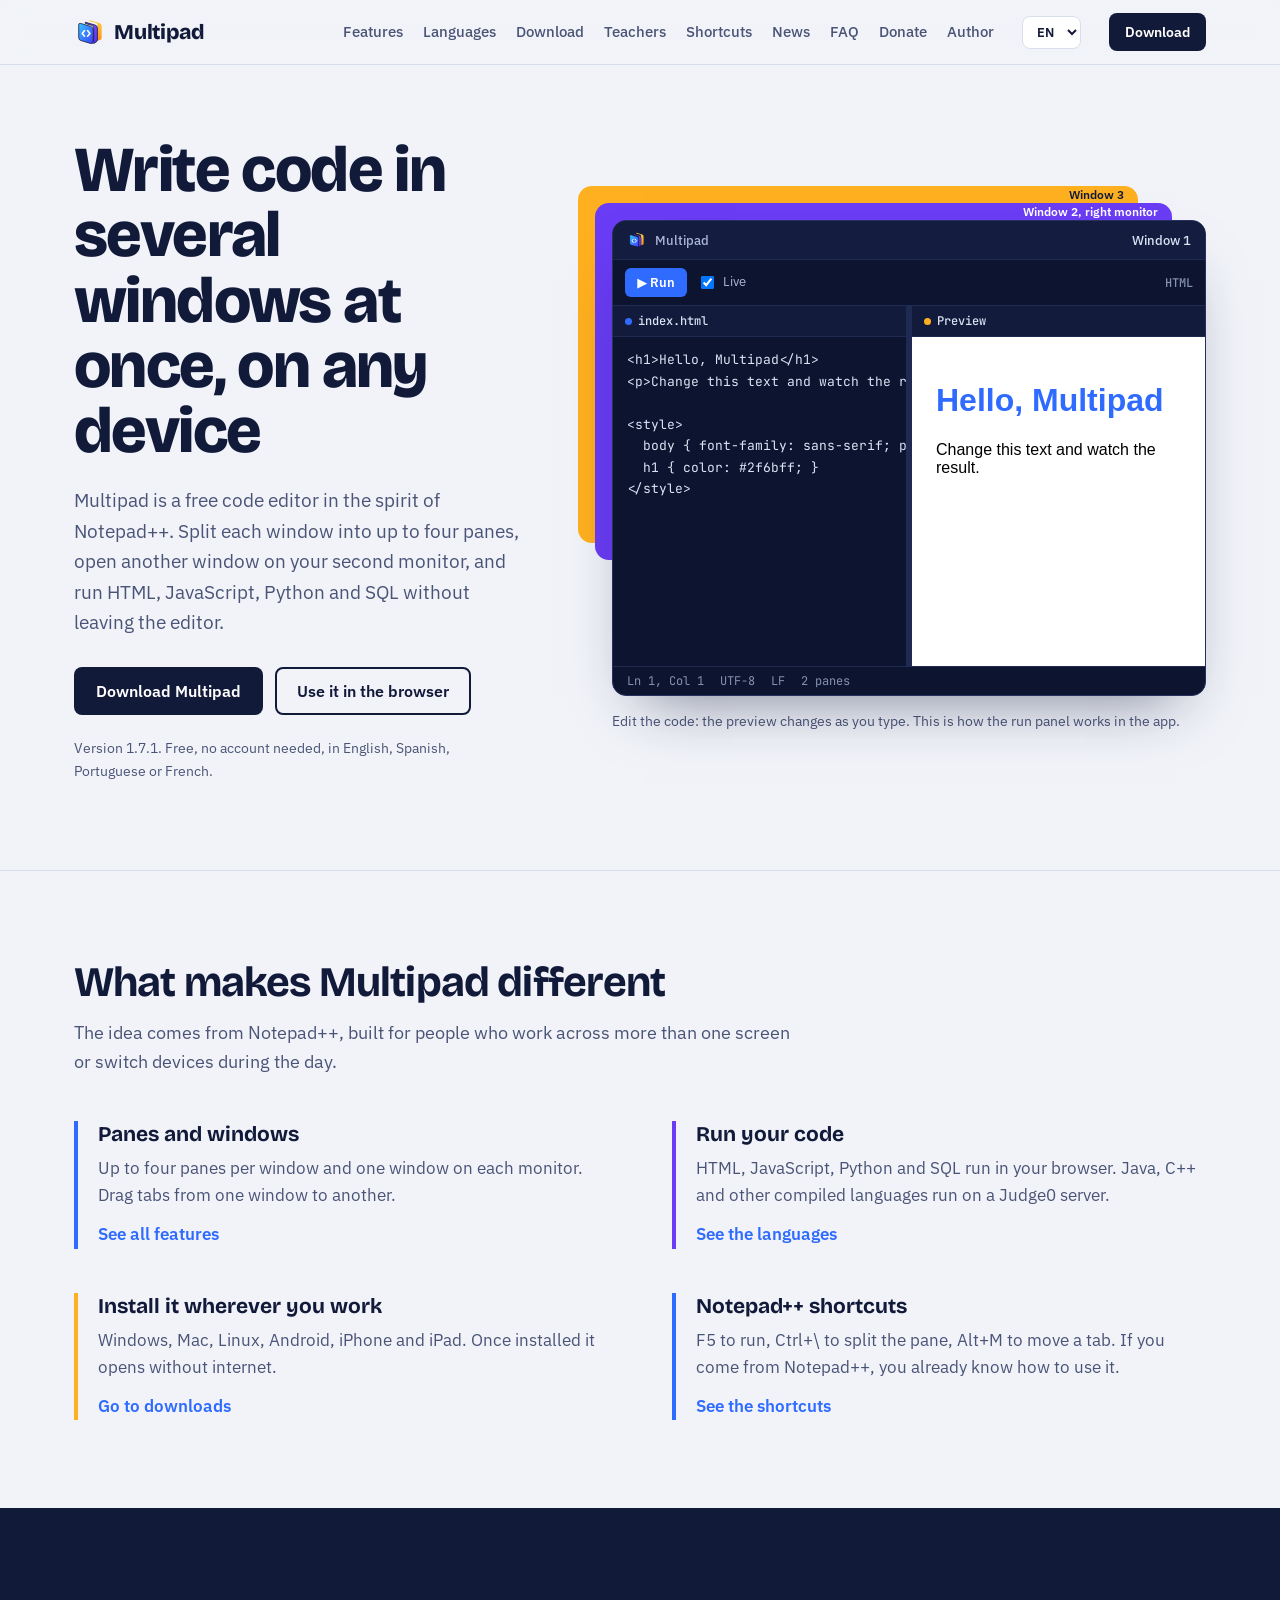
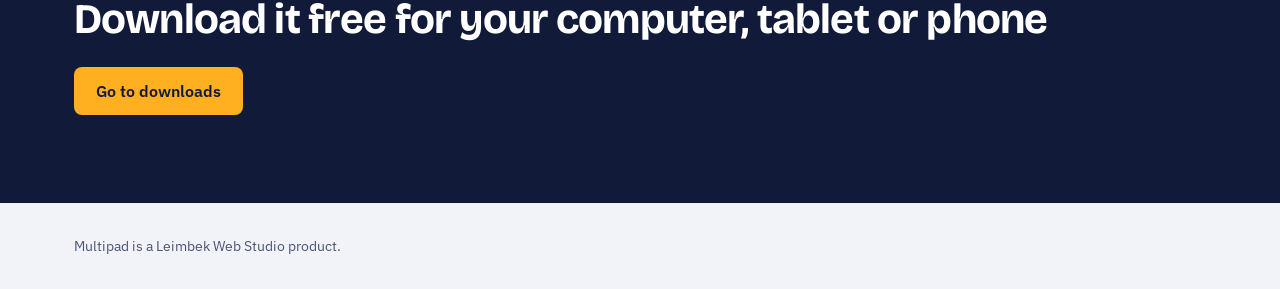
<file: index.html>
<!DOCTYPE html>
<html lang="es">
<head>
<meta charset="utf-8">
<meta name="viewport" content="width=device-width, initial-scale=1">
<title>Multipad: editor de código con varias ventanas y paneles</title>
<meta name="description" content="Editor de código gratuito al estilo de Notepad++ para computadora, tablet y celular. Divide cada ventana en paneles, usa dos monitores y ejecuta HTML, JavaScript, Python y SQL.">
<meta property="og:title" content="Multipad: editor de código con varias ventanas y paneles">
<meta property="og:description" content="Editor de código gratuito al estilo de Notepad++ para computadora, tablet y celular. Divide cada ventana en paneles, usa dos monitores y ejecuta HTML, JavaScript, Python y SQL.">
<meta property="og:type" content="website">
<link rel="icon" href="favicon-32.png" sizes="32x32">
<link rel="icon" href="logo-mark.svg" type="image/svg+xml">
<link rel="apple-touch-icon" href="apple-touch-icon.png">
<link rel="preconnect" href="https://fonts.googleapis.com">
<link rel="preconnect" href="https://fonts.gstatic.com" crossorigin>
<link href="https://fonts.googleapis.com/css2?family=Bricolage+Grotesque:opsz,wght@12..96,500;12..96,700;12..96,800&family=IBM+Plex+Sans:wght@400;500;600&family=JetBrains+Mono:wght@400;500&display=swap" rel="stylesheet">
<link rel="stylesheet" href="css/site.css?v=7">
</head>
<body data-title-en="Multipad: a code editor with multiple windows and panes" data-title-pt="Multipad: editor de código com várias janelas e painéis" data-title-fr="Multipad : éditeur de code avec plusieurs fenêtres et volets">
<a class="skip" href="#main" data-i18n="skip">Ir al contenido</a>
<header class="top">
  <div class="wrap">
    <a class="brand" href="index.html"><img src="logo-mark.svg" alt="" width="30" height="30">Multipad</a>
    <button class="menu-btn" id="menuBtn" type="button" aria-expanded="false" aria-controls="mainNav" data-i18n="menu">Menú</button>
    <nav class="nav" id="mainNav" aria-label="Principal">
      <a href="funciones.html" data-i18n="nav.features">Funciones</a>
      <a href="lenguajes.html" data-i18n="nav.langs">Lenguajes</a>
      <a href="descargar.html" data-i18n="nav.download">Descargar</a>
      <a href="docentes.html" data-i18n="nav.teachers">Docentes</a>
      <a href="atajos.html" data-i18n="nav.keys">Atajos</a>
      <a href="novedades.html" data-i18n="nav.news">Novedades</a>
      <a href="preguntas.html" data-i18n="nav.faq">Preguntas</a>
      <a href="donar.html" data-i18n="nav.donate">Donar</a>
      <a href="autor.html" data-i18n="nav.author">Autor</a>
    </nav>
    <select class="lang" id="langBtn" aria-label="Idioma / Language">
      <option value="es">ES</option>
      <option value="en">EN</option>
      <option value="pt">PT</option>
      <option value="fr">FR</option>
    </select>
    <a class="btn btn-main" href="descargar.html" data-i18n="cta.download">Descargar</a>
  </div>
</header>
<main id="main">
<section class="hero" style="border-top:0">
  <div class="wrap">
    <div>
      <h1 data-i18n="home.h1">Escribe código en varias ventanas a la vez, en cualquier dispositivo</h1>
      <p class="lede" data-i18n="home.lede">Multipad es un editor de código gratuito al estilo de Notepad++. Divide cada ventana hasta en cuatro paneles, abre otra ventana en tu segundo monitor y ejecuta HTML, JavaScript, Python y SQL sin salir del editor.</p>
      <div class="ctas">
        <a class="btn btn-main" href="descargar.html" data-i18n="home.dl">Descargar Multipad</a>
        <a class="btn btn-ghost app-link" href="#" data-i18n="home.open">Usarlo en el navegador</a>
      </div>
      <p class="fine" data-i18n="home.fine">Versión 1.7.1. Gratis, sin crear cuenta, en español, inglés, portugués o francés.</p>
    </div>
    <div>
      <div class="stack">
        <div class="ghost-win g1" aria-hidden="true"><span class="ghost-label" data-i18n="demo.win3">Ventana 3</span></div>
        <div class="ghost-win g2" aria-hidden="true"><span class="ghost-label" data-i18n="demo.win2">Ventana 2, monitor derecho</span></div>
        <div class="win" role="group" aria-label="Demo de Multipad">
          <div class="titlebar"><img src="logo-mark.svg" alt="">Multipad<span class="wname" data-i18n="demo.win1">Ventana 1</span></div>
          <div class="toolbar">
            <button class="run" id="runBtn" type="button"><span aria-hidden="true">▶</span> <span data-i18n="demo.run">Ejecutar</span></button>
            <label class="live"><input type="checkbox" id="liveChk" checked> <span data-i18n="demo.live">En vivo</span></label>
            <span class="langtag">HTML</span>
          </div>
          <div class="panes">
            <div class="pane">
              <div class="tab">index.html</div>
              <label class="skip" for="code" data-i18n="demo.codeLabel">Código HTML de la demo</label>
              <textarea class="code" id="code" spellcheck="false"></textarea>
            </div>
            <div class="divider" aria-hidden="true"></div>
            <div class="pane">
              <div class="tab prev" data-i18n="demo.preview">Vista previa</div>
              <iframe class="preview" id="preview" title="Vista previa" sandbox="allow-scripts"></iframe>
            </div>
          </div>
          <div class="statusbar"><span id="pos">Ln 1, Col 1</span><span>UTF-8</span><span>LF</span><span class="hide-sm" data-i18n="demo.panes2">2 paneles</span></div>
        </div>
      </div>
      <p class="demo-note" data-i18n="demo.note">Edita el código: la vista previa cambia mientras escribes. Así funciona el panel de ejecución en la app.</p>
    </div>
  </div>
</section>

<section>
  <div class="wrap">
    <h2 data-i18n="home.whyTitle">Lo que hace distinto a Multipad</h2>
    <p class="intro" data-i18n="home.whyIntro">La idea viene de Notepad++, pensada para quien trabaja con más de una pantalla o cambia de dispositivo durante el día.</p>
    <div class="features">
      <div class="feature">
        <h3 data-i18n="home.h1t">Paneles y ventanas</h3>
        <p data-i18n="home.h1p">Hasta cuatro paneles por ventana y una ventana en cada monitor. Arrastra pestañas de una ventana a otra.</p>
        <a class="more" href="funciones.html" data-i18n="home.h1l">Ver todas las funciones</a>
      </div>
      <div class="feature v">
        <h3 data-i18n="home.h2t">Ejecuta tu código</h3>
        <p data-i18n="home.h2p">HTML, JavaScript, Python y SQL corren en tu navegador. Java, C++ y otros lenguajes compilados se ejecutan en un servidor Judge0.</p>
        <a class="more" href="lenguajes.html" data-i18n="home.h2l">Ver los lenguajes</a>
      </div>
      <div class="feature a">
        <h3 data-i18n="home.h3t">Instálalo donde trabajes</h3>
        <p data-i18n="home.h3p">Windows, Mac, Linux, Android, iPhone y iPad. Una vez instalado abre sin internet.</p>
        <a class="more" href="descargar.html" data-i18n="home.h3l">Ir a descargas</a>
      </div>
      <div class="feature">
        <h3 data-i18n="home.h4t">Atajos de Notepad++</h3>
        <p data-i18n="home.h4p">F5 para ejecutar, Ctrl+\ para dividir el panel, Alt+M para mover una pestaña. Si vienes de Notepad++, ya sabes usarlo.</p>
        <a class="more" href="atajos.html" data-i18n="home.h4l">Ver los atajos</a>
      </div>
    </div>
  </div>
</section>
<section class="cta-band">
  <div class="wrap">
    <h2 data-i18n="band.title">Descárgalo gratis para tu computadora, tablet o celular</h2>
    <a class="btn btn-main" href="descargar.html" data-i18n="band.btn">Ir a descargas</a>
  </div>
</section>
</main>
<footer>
  <div class="wrap">
    <span data-i18n="foot">Multipad es un producto de Leimbek Web Studio.</span>
    <span><a href="#" id="repoLink" hidden data-i18n="code">Código en GitHub</a></span>
  </div>
</footer>
<script src="js/site.js?v=13"></script>
</body>
</html>
</file>
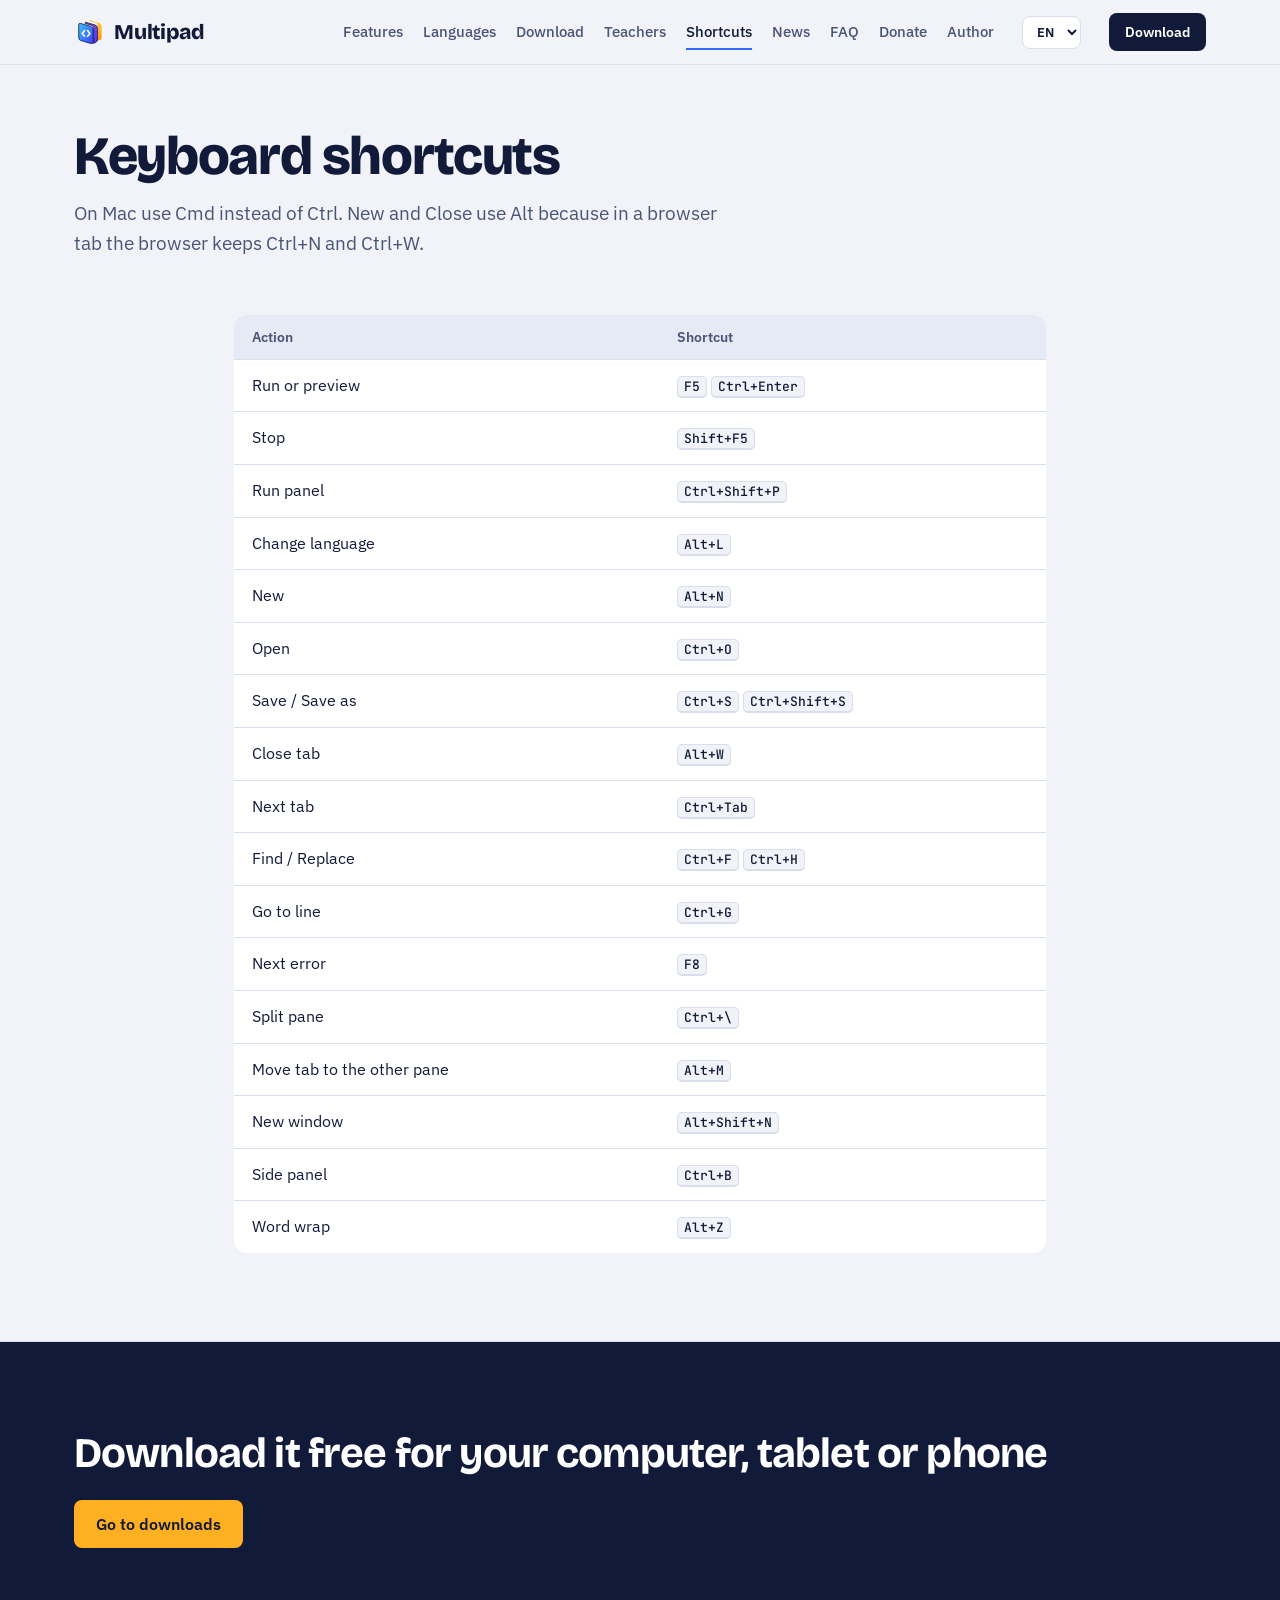
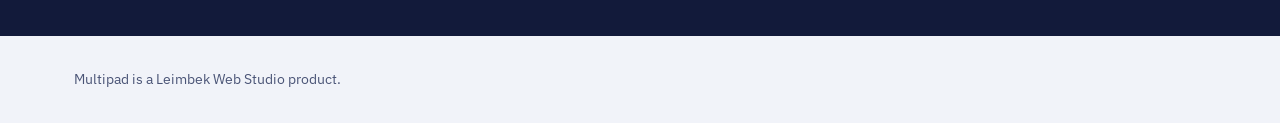
<file: atajos.html>
<!DOCTYPE html>
<html lang="es">
<head>
<meta charset="utf-8">
<meta name="viewport" content="width=device-width, initial-scale=1">
<title>Atajos de teclado | Multipad</title>
<meta name="description" content="Todos los atajos de teclado de Multipad.">
<meta property="og:title" content="Atajos de teclado | Multipad">
<meta property="og:description" content="Todos los atajos de teclado de Multipad.">
<meta property="og:type" content="website">
<link rel="icon" href="favicon-32.png" sizes="32x32">
<link rel="icon" href="logo-mark.svg" type="image/svg+xml">
<link rel="apple-touch-icon" href="apple-touch-icon.png">
<link rel="preconnect" href="https://fonts.googleapis.com">
<link rel="preconnect" href="https://fonts.gstatic.com" crossorigin>
<link href="https://fonts.googleapis.com/css2?family=Bricolage+Grotesque:opsz,wght@12..96,500;12..96,700;12..96,800&family=IBM+Plex+Sans:wght@400;500;600&family=JetBrains+Mono:wght@400;500&display=swap" rel="stylesheet">
<link rel="stylesheet" href="css/site.css?v=7">
</head>
<body data-title-en="Keyboard shortcuts | Multipad" data-title-pt="Atalhos de teclado | Multipad" data-title-fr="Raccourcis clavier | Multipad">
<a class="skip" href="#main" data-i18n="skip">Ir al contenido</a>
<header class="top">
  <div class="wrap">
    <a class="brand" href="index.html"><img src="logo-mark.svg" alt="" width="30" height="30">Multipad</a>
    <button class="menu-btn" id="menuBtn" type="button" aria-expanded="false" aria-controls="mainNav" data-i18n="menu">Menú</button>
    <nav class="nav" id="mainNav" aria-label="Principal">
      <a href="funciones.html" data-i18n="nav.features">Funciones</a>
      <a href="lenguajes.html" data-i18n="nav.langs">Lenguajes</a>
      <a href="descargar.html" data-i18n="nav.download">Descargar</a>
      <a href="docentes.html" data-i18n="nav.teachers">Docentes</a>
      <a href="atajos.html" data-i18n="nav.keys" aria-current="page">Atajos</a>
      <a href="novedades.html" data-i18n="nav.news">Novedades</a>
      <a href="preguntas.html" data-i18n="nav.faq">Preguntas</a>
      <a href="donar.html" data-i18n="nav.donate">Donar</a>
      <a href="autor.html" data-i18n="nav.author">Autor</a>
    </nav>
    <select class="lang" id="langBtn" aria-label="Idioma / Language">
      <option value="es">ES</option>
      <option value="en">EN</option>
      <option value="pt">PT</option>
      <option value="fr">FR</option>
    </select>
    <a class="btn btn-main" href="descargar.html" data-i18n="cta.download">Descargar</a>
  </div>
</header>
<main id="main">
<section class="page-head" style="border-top:0">
  <div class="wrap">
    <h1 data-i18n="keys.h1">Atajos de teclado</h1>
    <p class="lede" data-i18n="keys.lede">En Mac usa Cmd en lugar de Ctrl. Nuevo y Cerrar usan Alt porque en una pestaña del navegador Ctrl+N y Ctrl+W los toma el navegador.</p>
  </div>
</section>
<section class="page-body">
  <div class="wrap" style="max-width:860px">
    <table>
      <thead><tr><th data-i18n="keys.th1">Acción</th><th data-i18n="keys.th2">Atajo</th></tr></thead>
      <tbody>
        <tr><td data-i18n="k1">Ejecutar o vista previa</td><td><kbd>F5</kbd> <kbd>Ctrl+Enter</kbd></td></tr>
        <tr><td data-i18n="k2">Detener</td><td><kbd>Shift+F5</kbd></td></tr>
        <tr><td data-i18n="k3">Panel de ejecución</td><td><kbd>Ctrl+Shift+P</kbd></td></tr>
        <tr><td data-i18n="k4">Cambiar lenguaje</td><td><kbd>Alt+L</kbd></td></tr>
        <tr><td data-i18n="k5">Nuevo</td><td><kbd>Alt+N</kbd></td></tr>
        <tr><td data-i18n="k6">Abrir</td><td><kbd>Ctrl+O</kbd></td></tr>
        <tr><td data-i18n="k7">Guardar / Guardar como</td><td><kbd>Ctrl+S</kbd> <kbd>Ctrl+Shift+S</kbd></td></tr>
        <tr><td data-i18n="k8">Cerrar pestaña</td><td><kbd>Alt+W</kbd></td></tr>
        <tr><td data-i18n="k9">Pestaña siguiente</td><td><kbd>Ctrl+Tab</kbd></td></tr>
        <tr><td data-i18n="k10">Buscar / Reemplazar</td><td><kbd>Ctrl+F</kbd> <kbd>Ctrl+H</kbd></td></tr>
        <tr><td data-i18n="k11">Ir a línea</td><td><kbd>Ctrl+G</kbd></td></tr>
        <tr><td data-i18n="k12">Siguiente error</td><td><kbd>F8</kbd></td></tr>
        <tr><td data-i18n="k13">Dividir panel</td><td><kbd>Ctrl+\</kbd></td></tr>
        <tr><td data-i18n="k14">Mover pestaña al otro panel</td><td><kbd>Alt+M</kbd></td></tr>
        <tr><td data-i18n="k15">Ventana nueva</td><td><kbd>Alt+Shift+N</kbd></td></tr>
        <tr><td data-i18n="k16">Panel lateral</td><td><kbd>Ctrl+B</kbd></td></tr>
        <tr><td data-i18n="k17">Ajuste de línea</td><td><kbd>Alt+Z</kbd></td></tr>
      </tbody>
    </table>
  </div>
</section>
<section class="cta-band">
  <div class="wrap">
    <h2 data-i18n="band.title">Descárgalo gratis para tu computadora, tablet o celular</h2>
    <a class="btn btn-main" href="descargar.html" data-i18n="band.btn">Ir a descargas</a>
  </div>
</section>
</main>
<footer>
  <div class="wrap">
    <span data-i18n="foot">Multipad es un producto de Leimbek Web Studio.</span>
    <span><a href="#" id="repoLink" hidden data-i18n="code">Código en GitHub</a></span>
  </div>
</footer>
<script src="js/site.js?v=13"></script>
</body>
</html>
</file>
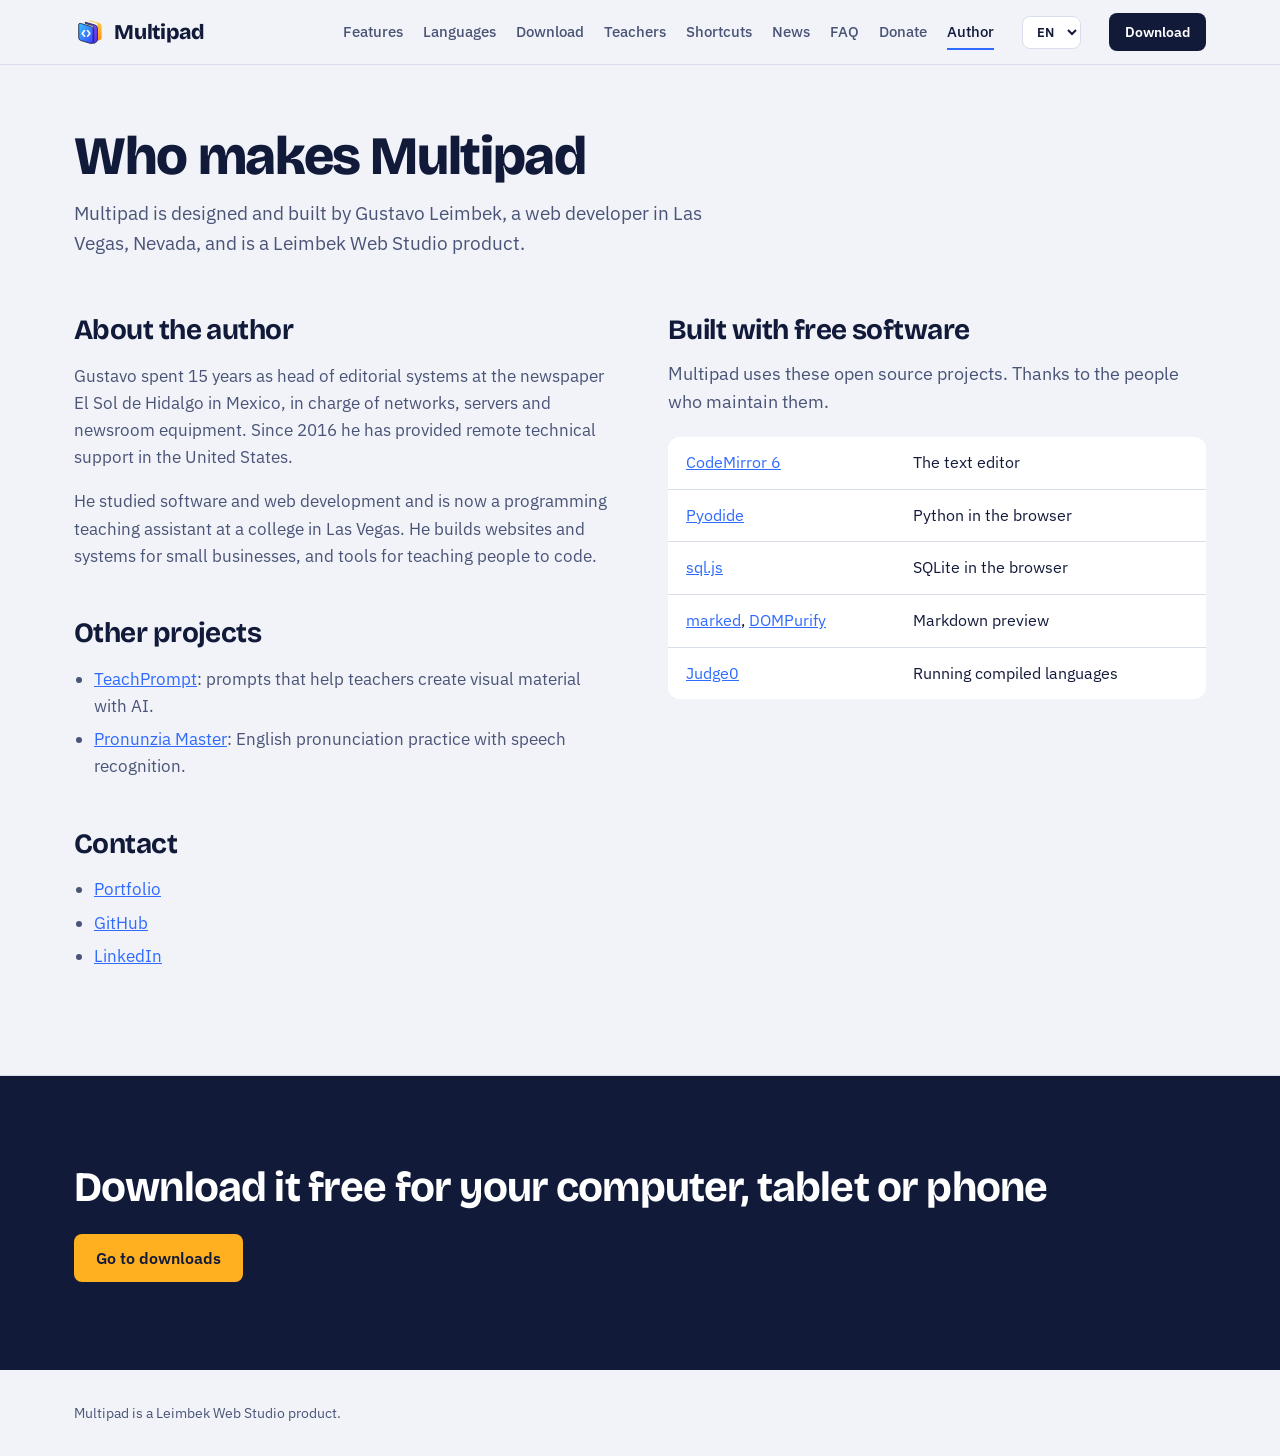
<file: autor.html>
<!DOCTYPE html>
<html lang="es">
<head>
<meta charset="utf-8">
<meta name="viewport" content="width=device-width, initial-scale=1">
<title>Autor | Multipad</title>
<meta name="description" content="Quién hace Multipad y con qué software libre está hecho.">
<meta property="og:title" content="Autor | Multipad">
<meta property="og:description" content="Quién hace Multipad y con qué software libre está hecho.">
<meta property="og:type" content="website">
<link rel="icon" href="favicon-32.png" sizes="32x32">
<link rel="icon" href="logo-mark.svg" type="image/svg+xml">
<link rel="apple-touch-icon" href="apple-touch-icon.png">
<link rel="preconnect" href="https://fonts.googleapis.com">
<link rel="preconnect" href="https://fonts.gstatic.com" crossorigin>
<link href="https://fonts.googleapis.com/css2?family=Bricolage+Grotesque:opsz,wght@12..96,500;12..96,700;12..96,800&family=IBM+Plex+Sans:wght@400;500;600&family=JetBrains+Mono:wght@400;500&display=swap" rel="stylesheet">
<link rel="stylesheet" href="css/site.css?v=7">
</head>
<body data-title-en="Author | Multipad" data-title-pt="Autor | Multipad" data-title-fr="Auteur | Multipad">
<a class="skip" href="#main" data-i18n="skip">Ir al contenido</a>
<header class="top">
  <div class="wrap">
    <a class="brand" href="index.html"><img src="logo-mark.svg" alt="" width="30" height="30">Multipad</a>
    <button class="menu-btn" id="menuBtn" type="button" aria-expanded="false" aria-controls="mainNav" data-i18n="menu">Menú</button>
    <nav class="nav" id="mainNav" aria-label="Principal">
      <a href="funciones.html" data-i18n="nav.features">Funciones</a>
      <a href="lenguajes.html" data-i18n="nav.langs">Lenguajes</a>
      <a href="descargar.html" data-i18n="nav.download">Descargar</a>
      <a href="docentes.html" data-i18n="nav.teachers">Docentes</a>
      <a href="atajos.html" data-i18n="nav.keys">Atajos</a>
      <a href="novedades.html" data-i18n="nav.news">Novedades</a>
      <a href="preguntas.html" data-i18n="nav.faq">Preguntas</a>
      <a href="donar.html" data-i18n="nav.donate">Donar</a>
      <a href="autor.html" data-i18n="nav.author" aria-current="page">Autor</a>
    </nav>
    <select class="lang" id="langBtn" aria-label="Idioma / Language">
      <option value="es">ES</option>
      <option value="en">EN</option>
      <option value="pt">PT</option>
      <option value="fr">FR</option>
    </select>
    <a class="btn btn-main" href="descargar.html" data-i18n="cta.download">Descargar</a>
  </div>
</header>
<main id="main">
<section class="page-head" style="border-top:0">
  <div class="wrap">
    <h1 data-i18n="au.h1">Quién hace Multipad</h1>
    <p class="lede" data-i18n="au.lede">Multipad lo diseña y programa Gustavo Leimbek, desarrollador web en Las Vegas, Nevada, y es un producto de Leimbek Web Studio.</p>
  </div>
</section>
<section class="page-body">
  <div class="wrap two">
    <div class="prose">
      <h2 style="margin-top:0" data-i18n="au.bioTitle">Sobre el autor</h2>
      <p data-i18n="au.bio1">Gustavo trabajó 15 años como jefe de sistemas editoriales del periódico El Sol de Hidalgo, en México, a cargo de redes, servidores y del equipo de la redacción. Desde 2016 da soporte técnico remoto en Estados Unidos.</p>
      <p data-i18n="au.bio2">Estudió desarrollo de software y web, y hoy es asistente docente de programación en un college de Las Vegas. Hace sitios y sistemas para pequeños negocios, y herramientas para enseñar a programar.</p>
      <h2 data-i18n="au.otherTitle">Otros proyectos</h2>
      <ul>
        <li><a href="https://gleimbek.github.io/TeachPrompt/">TeachPrompt</a><span data-i18n="au.p1">: prompts para que docentes creen material visual con IA.</span></li>
        <li><a href="https://gleimbek.github.io/Pronunzia-Master/">Pronunzia Master</a><span data-i18n="au.p2">: práctica de pronunciación en inglés con reconocimiento de voz.</span></li>
      </ul>
      <h2 data-i18n="au.contactTitle">Contacto</h2>
      <ul>
        <li><a href="https://gleimbek.github.io/portfolio/" data-i18n="au.portfolio">Portafolio</a></li>
        <li><a href="https://github.com/gleimbek">GitHub</a></li>
        <li><a href="https://www.linkedin.com/in/gleimbek/">LinkedIn</a></li>
      </ul>
    </div>
    <div>
      <h2 data-i18n="au.creditsTitle">Hecho con software libre</h2>
      <p class="intro" style="margin-bottom:20px" data-i18n="au.creditsIntro">Multipad usa estos proyectos de código abierto. Gracias a quienes los mantienen.</p>
      <table>
        <tbody>
          <tr><td><a href="https://codemirror.net/">CodeMirror 6</a></td><td data-i18n="au.cr1">El editor de texto</td></tr>
          <tr><td><a href="https://pyodide.org/">Pyodide</a></td><td data-i18n="au.cr2">Python en el navegador</td></tr>
          <tr><td><a href="https://sql.js.org/">sql.js</a></td><td data-i18n="au.cr3">SQLite en el navegador</td></tr>
          <tr><td><a href="https://marked.js.org/">marked</a>, <a href="https://github.com/cure53/DOMPurify">DOMPurify</a></td><td data-i18n="au.cr4">Vista previa de Markdown</td></tr>
          <tr><td><a href="https://judge0.com/">Judge0</a></td><td data-i18n="au.cr5">Ejecución de lenguajes compilados</td></tr>
        </tbody>
      </table>
    </div>
  </div>
</section>
<section class="cta-band">
  <div class="wrap">
    <h2 data-i18n="band.title">Descárgalo gratis para tu computadora, tablet o celular</h2>
    <a class="btn btn-main" href="descargar.html" data-i18n="band.btn">Ir a descargas</a>
  </div>
</section>
</main>
<footer>
  <div class="wrap">
    <span data-i18n="foot">Multipad es un producto de Leimbek Web Studio.</span>
    <span><a href="#" id="repoLink" hidden data-i18n="code">Código en GitHub</a></span>
  </div>
</footer>
<script src="js/site.js?v=13"></script>
</body>
</html>
</file>
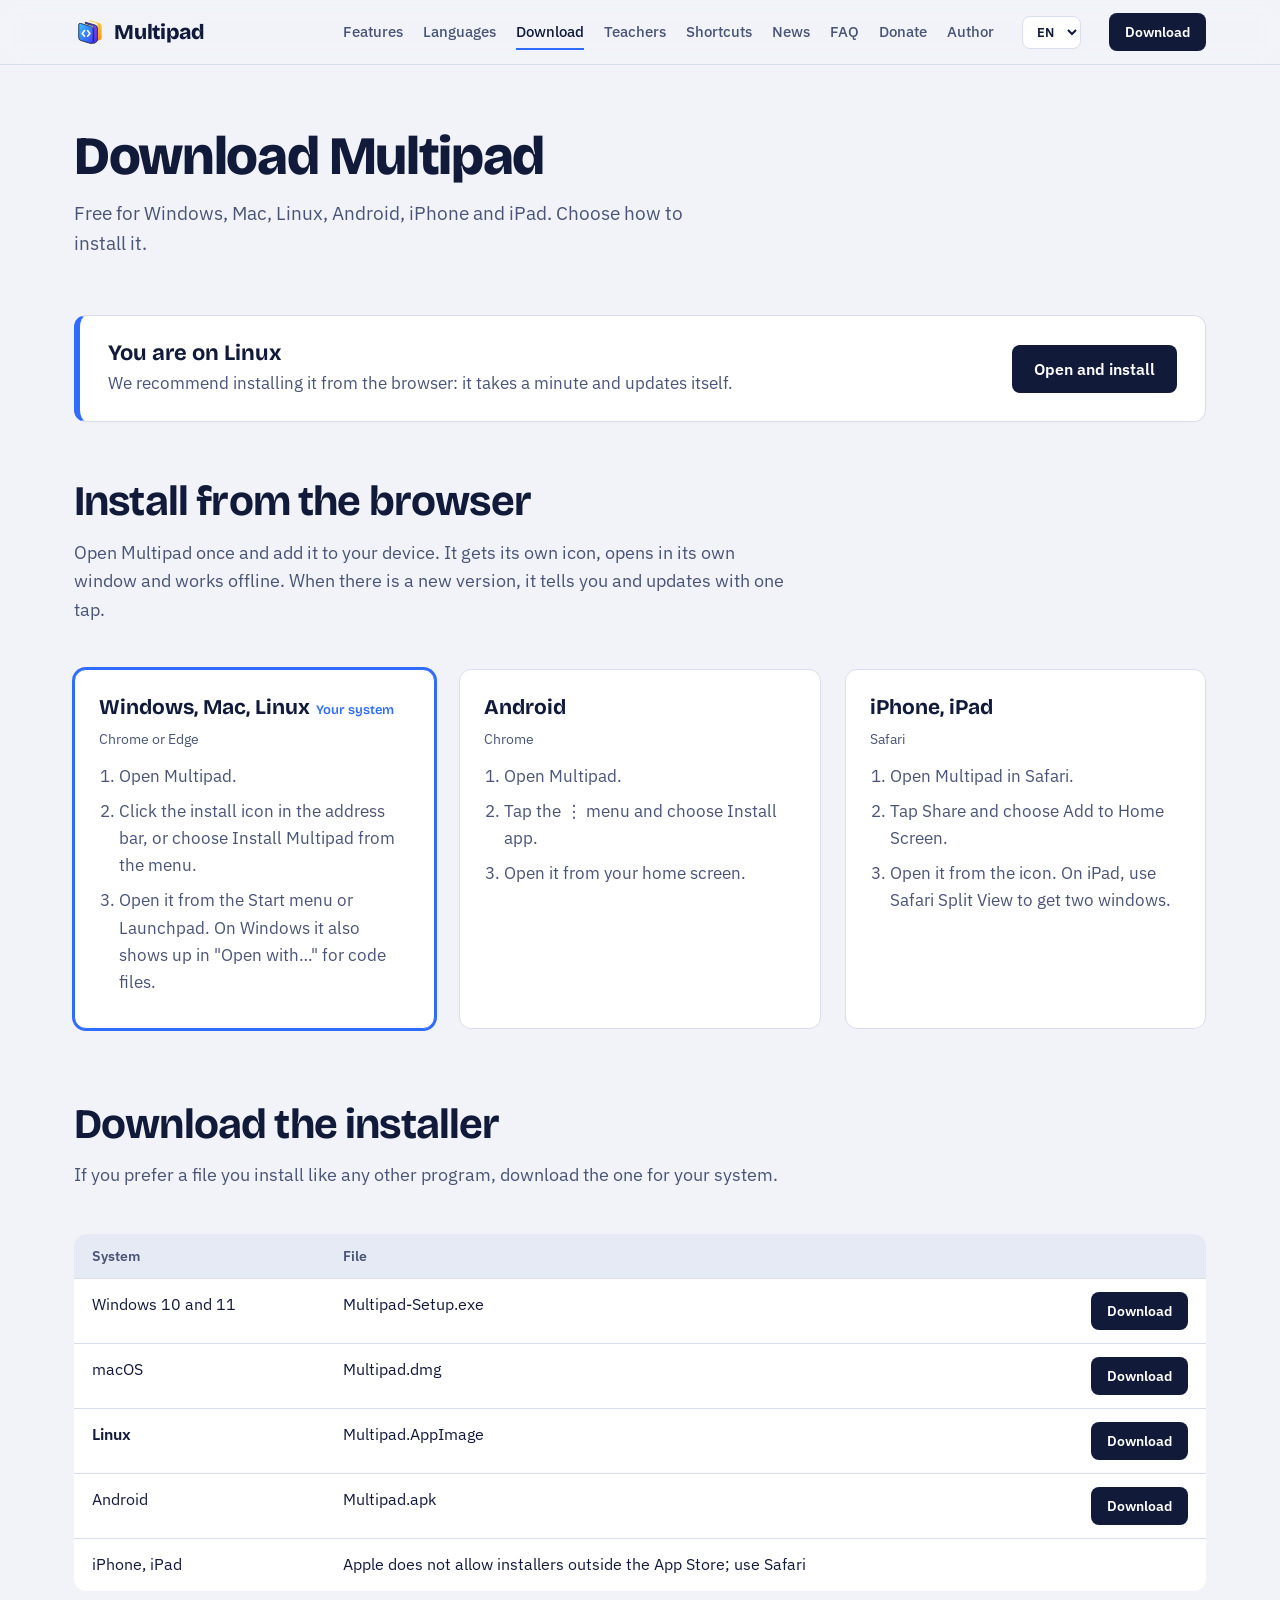
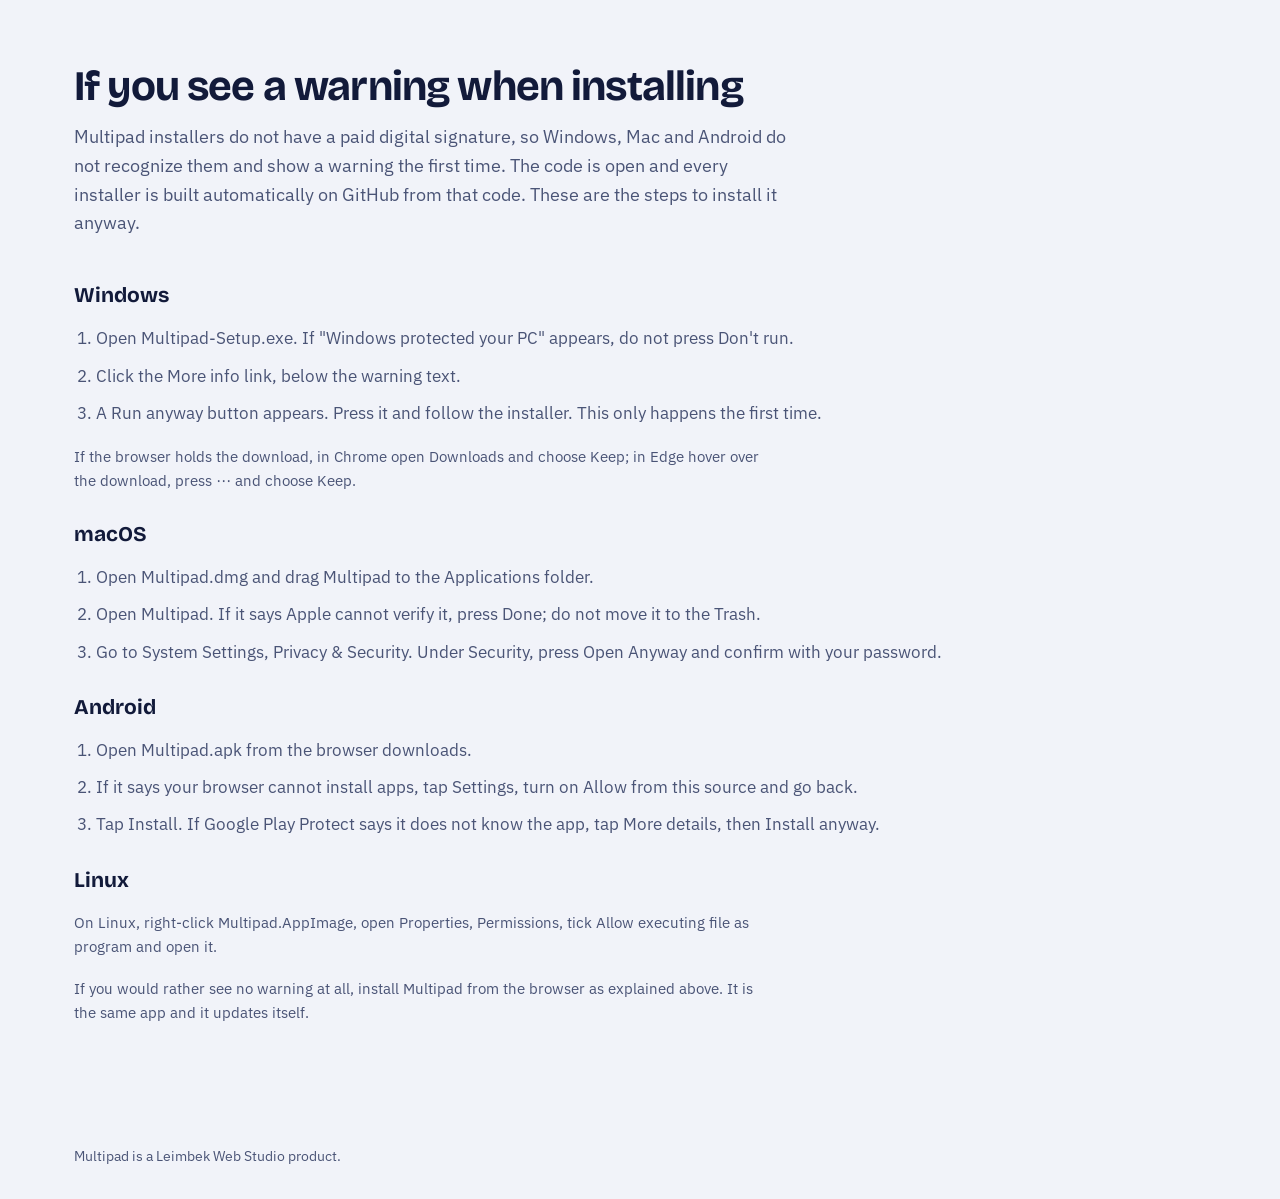
<file: descargar.html>
<!DOCTYPE html>
<html lang="es">
<head>
<meta charset="utf-8">
<meta name="viewport" content="width=device-width, initial-scale=1">
<title>Descargar | Multipad</title>
<meta name="description" content="Descarga Multipad gratis para Windows, Mac, Linux, Android, iPhone y iPad.">
<meta property="og:title" content="Descargar | Multipad">
<meta property="og:description" content="Descarga Multipad gratis para Windows, Mac, Linux, Android, iPhone y iPad.">
<meta property="og:type" content="website">
<link rel="icon" href="favicon-32.png" sizes="32x32">
<link rel="icon" href="logo-mark.svg" type="image/svg+xml">
<link rel="apple-touch-icon" href="apple-touch-icon.png">
<link rel="preconnect" href="https://fonts.googleapis.com">
<link rel="preconnect" href="https://fonts.gstatic.com" crossorigin>
<link href="https://fonts.googleapis.com/css2?family=Bricolage+Grotesque:opsz,wght@12..96,500;12..96,700;12..96,800&family=IBM+Plex+Sans:wght@400;500;600&family=JetBrains+Mono:wght@400;500&display=swap" rel="stylesheet">
<link rel="stylesheet" href="css/site.css?v=7">
</head>
<body data-title-en="Download | Multipad" data-title-pt="Baixar | Multipad" data-title-fr="Télécharger | Multipad">
<a class="skip" href="#main" data-i18n="skip">Ir al contenido</a>
<header class="top">
  <div class="wrap">
    <a class="brand" href="index.html"><img src="logo-mark.svg" alt="" width="30" height="30">Multipad</a>
    <button class="menu-btn" id="menuBtn" type="button" aria-expanded="false" aria-controls="mainNav" data-i18n="menu">Menú</button>
    <nav class="nav" id="mainNav" aria-label="Principal">
      <a href="funciones.html" data-i18n="nav.features">Funciones</a>
      <a href="lenguajes.html" data-i18n="nav.langs">Lenguajes</a>
      <a href="descargar.html" data-i18n="nav.download" aria-current="page">Descargar</a>
      <a href="docentes.html" data-i18n="nav.teachers">Docentes</a>
      <a href="atajos.html" data-i18n="nav.keys">Atajos</a>
      <a href="novedades.html" data-i18n="nav.news">Novedades</a>
      <a href="preguntas.html" data-i18n="nav.faq">Preguntas</a>
      <a href="donar.html" data-i18n="nav.donate">Donar</a>
      <a href="autor.html" data-i18n="nav.author">Autor</a>
    </nav>
    <select class="lang" id="langBtn" aria-label="Idioma / Language">
      <option value="es">ES</option>
      <option value="en">EN</option>
      <option value="pt">PT</option>
      <option value="fr">FR</option>
    </select>
    <a class="btn btn-main" href="descargar.html" data-i18n="cta.download">Descargar</a>
  </div>
</header>
<main id="main">
<section class="page-head" style="border-top:0">
  <div class="wrap">
    <h1 data-i18n="dl.h1">Descarga Multipad</h1>
    <p class="lede" data-i18n="dl.lede">Gratis para Windows, Mac, Linux, Android, iPhone y iPad. Elige cómo instalarlo.</p>
  </div>
</section>
<section class="page-body">
  <div class="wrap">
    <div class="os-banner">
      <div>
        <strong id="osName" data-i18n="dl.osUnknown">Tu dispositivo</strong>
        <p id="osHint" data-i18n="dl.osHint">Te recomendamos instalarlo desde el navegador: tarda un minuto y se actualiza solo.</p>
      </div>
      <a class="btn btn-main app-link" href="#" data-i18n="dl.openInstall">Abrir e instalar</a>
    </div>

    <h2 data-i18n="dl.pwaTitle">Instalar desde el navegador</h2>
    <p class="intro" data-i18n="dl.pwaIntro">Abres Multipad una vez y lo agregas a tu dispositivo. Queda con su ícono, abre en su propia ventana y funciona sin internet. Cuando hay una versión nueva, te avisa y se actualiza con un toque.</p>
    <div class="install">
      <div class="platform" data-os="desktop">
        <h3>Windows, Mac, Linux<span class="you" data-i18n="dl.you">Tu sistema</span></h3>
        <p class="who" data-i18n="chromeEdge">Chrome o Edge</p>
        <ol>
          <li data-i18n="i1a">Abre Multipad.</li>
          <li data-i18n="i1b">Haz clic en el ícono de instalar de la barra de direcciones, o en el menú elige Instalar Multipad.</li>
          <li data-i18n="i1c">Ábrelo desde el menú Inicio o el Launchpad. En Windows también aparece en "Abrir con…" para archivos de código.</li>
        </ol>
      </div>
      <div class="platform" data-os="android">
        <h3>Android<span class="you" data-i18n="dl.you">Tu sistema</span></h3>
        <p class="who">Chrome</p>
        <ol>
          <li data-i18n="i2a">Abre Multipad.</li>
          <li data-i18n="i2b">Toca el menú ⋮ y elige Instalar aplicación.</li>
          <li data-i18n="i2c">Ábrelo desde tu pantalla de inicio.</li>
        </ol>
      </div>
      <div class="platform" data-os="ios">
        <h3>iPhone, iPad<span class="you" data-i18n="dl.you">Tu sistema</span></h3>
        <p class="who">Safari</p>
        <ol>
          <li data-i18n="i3a">Abre Multipad en Safari.</li>
          <li data-i18n="i3b">Toca Compartir y elige Agregar a pantalla de inicio.</li>
          <li data-i18n="i3c">Ábrelo desde el ícono. En iPad, usa Split View de Safari para tener dos ventanas.</li>
        </ol>
      </div>
    </div>

    <h2 style="margin-top:72px" data-i18n="dl.filesTitle">Descargar el instalador</h2>
    <p class="intro" data-i18n="dl.filesIntro">Si prefieres un archivo para instalar como cualquier programa, descarga el de tu sistema.</p>
    <table class="dl-table">
      <thead><tr><th data-i18n="dl.thSys">Sistema</th><th data-i18n="dl.thFile">Archivo</th><th><span class="skip" data-i18n="dl.thAction">Descarga</span></th></tr></thead>
      <tbody>
        <tr data-os-row="windows"><td data-i18n="win1011">Windows 10 y 11</td><td>Multipad-Setup.exe</td><td><a class="btn btn-main btn-sm dl-link" data-file="windows" href="#" data-i18n="dl.get">Descargar</a></td></tr>
        <tr data-os-row="mac"><td>macOS</td><td>Multipad.dmg</td><td><a class="btn btn-main btn-sm dl-link" data-file="mac" href="#" data-i18n="dl.get">Descargar</a></td></tr>
        <tr data-os-row="linux"><td>Linux</td><td>Multipad.AppImage</td><td><a class="btn btn-main btn-sm dl-link" data-file="linux" href="#" data-i18n="dl.get">Descargar</a></td></tr>
        <tr data-os-row="android"><td>Android</td><td>Multipad.apk</td><td><a class="btn btn-main btn-sm dl-link" data-file="android" href="#" data-i18n="dl.get">Descargar</a></td></tr>
        <tr><td>iPhone, iPad</td><td data-i18n="dl.iosOnly">Apple no permite instaladores fuera de la App Store; usa Safari</td><td></td></tr>
      </tbody>
    </table>
    <h2 id="aviso" style="margin-top:72px" data-i18n="dl.warnTitle">Si aparece un aviso al instalar</h2>
    <p class="intro" data-i18n="dl.warnWhy">Los instaladores de Multipad no tienen una firma digital de pago, así que Windows, Mac y Android no los reconocen y muestran un aviso la primera vez. El código es abierto y cada instalador se genera automáticamente en GitHub a partir de ese código. Estos son los pasos para instalarlo de todos modos.</p>
    <h3>Windows</h3>
    <ol class="plain">
      <li data-i18n="dl.w1a">Abre Multipad-Setup.exe. Si aparece "Windows protegió su PC" ("Windows protected your PC"), no pulses No ejecutar.</li>
      <li data-i18n="dl.w1b">Haz clic en el enlace Más información (More info), debajo del texto del aviso.</li>
      <li data-i18n="dl.w1c">Aparece el botón Ejecutar de todas formas (Run anyway). Púlsalo y sigue el instalador. Solo pasa la primera vez.</li>
    </ol>
    <p class="note" data-i18n="dl.w1d">Si el navegador frena la descarga, en Chrome abre Descargas y elige Conservar; en Edge pasa el cursor sobre la descarga, pulsa ⋯ y elige Conservar.</p>
    <h3 style="margin-top:28px">macOS</h3>
    <ol class="plain">
      <li data-i18n="dl.w2a">Abre Multipad.dmg y arrastra Multipad a la carpeta Aplicaciones.</li>
      <li data-i18n="dl.w2b">Abre Multipad. Si dice que Apple no puede verificarlo, pulsa Listo; no lo mandes a la papelera.</li>
      <li data-i18n="dl.w2c">Ve a Configuración del Sistema, Privacidad y seguridad. Abajo, en Seguridad, pulsa Abrir de todos modos y confirma con tu contraseña.</li>
    </ol>
    <h3 style="margin-top:28px">Android</h3>
    <ol class="plain">
      <li data-i18n="dl.w3a">Abre Multipad.apk desde las descargas del navegador.</li>
      <li data-i18n="dl.w3b">Si dice que tu navegador no puede instalar apps, toca Configuración, activa Permitir de esta fuente y vuelve.</li>
      <li data-i18n="dl.w3c">Toca Instalar. Si Google Play Protect dice que no conoce la app, toca Más detalles y luego Instalar de todas formas.</li>
    </ol>
    <h3 style="margin-top:28px">Linux</h3>
    <p class="note" data-i18n="dl.w4">En Linux, haz clic derecho en Multipad.AppImage, entra a Propiedades, Permisos, marca Permitir ejecutar el archivo como programa y ábrelo.</p>
    <p class="note" data-i18n="dl.warnPwa">Si prefieres no ver ningún aviso, instala Multipad desde el navegador, como se explica arriba. Es la misma app y se actualiza sola.</p>
  </div>
</section>

</main>
<footer>
  <div class="wrap">
    <span data-i18n="foot">Multipad es un producto de Leimbek Web Studio.</span>
    <span><a href="#" id="repoLink" hidden data-i18n="code">Código en GitHub</a></span>
  </div>
</footer>
<script src="js/site.js?v=13"></script>
</body>
</html>
</file>
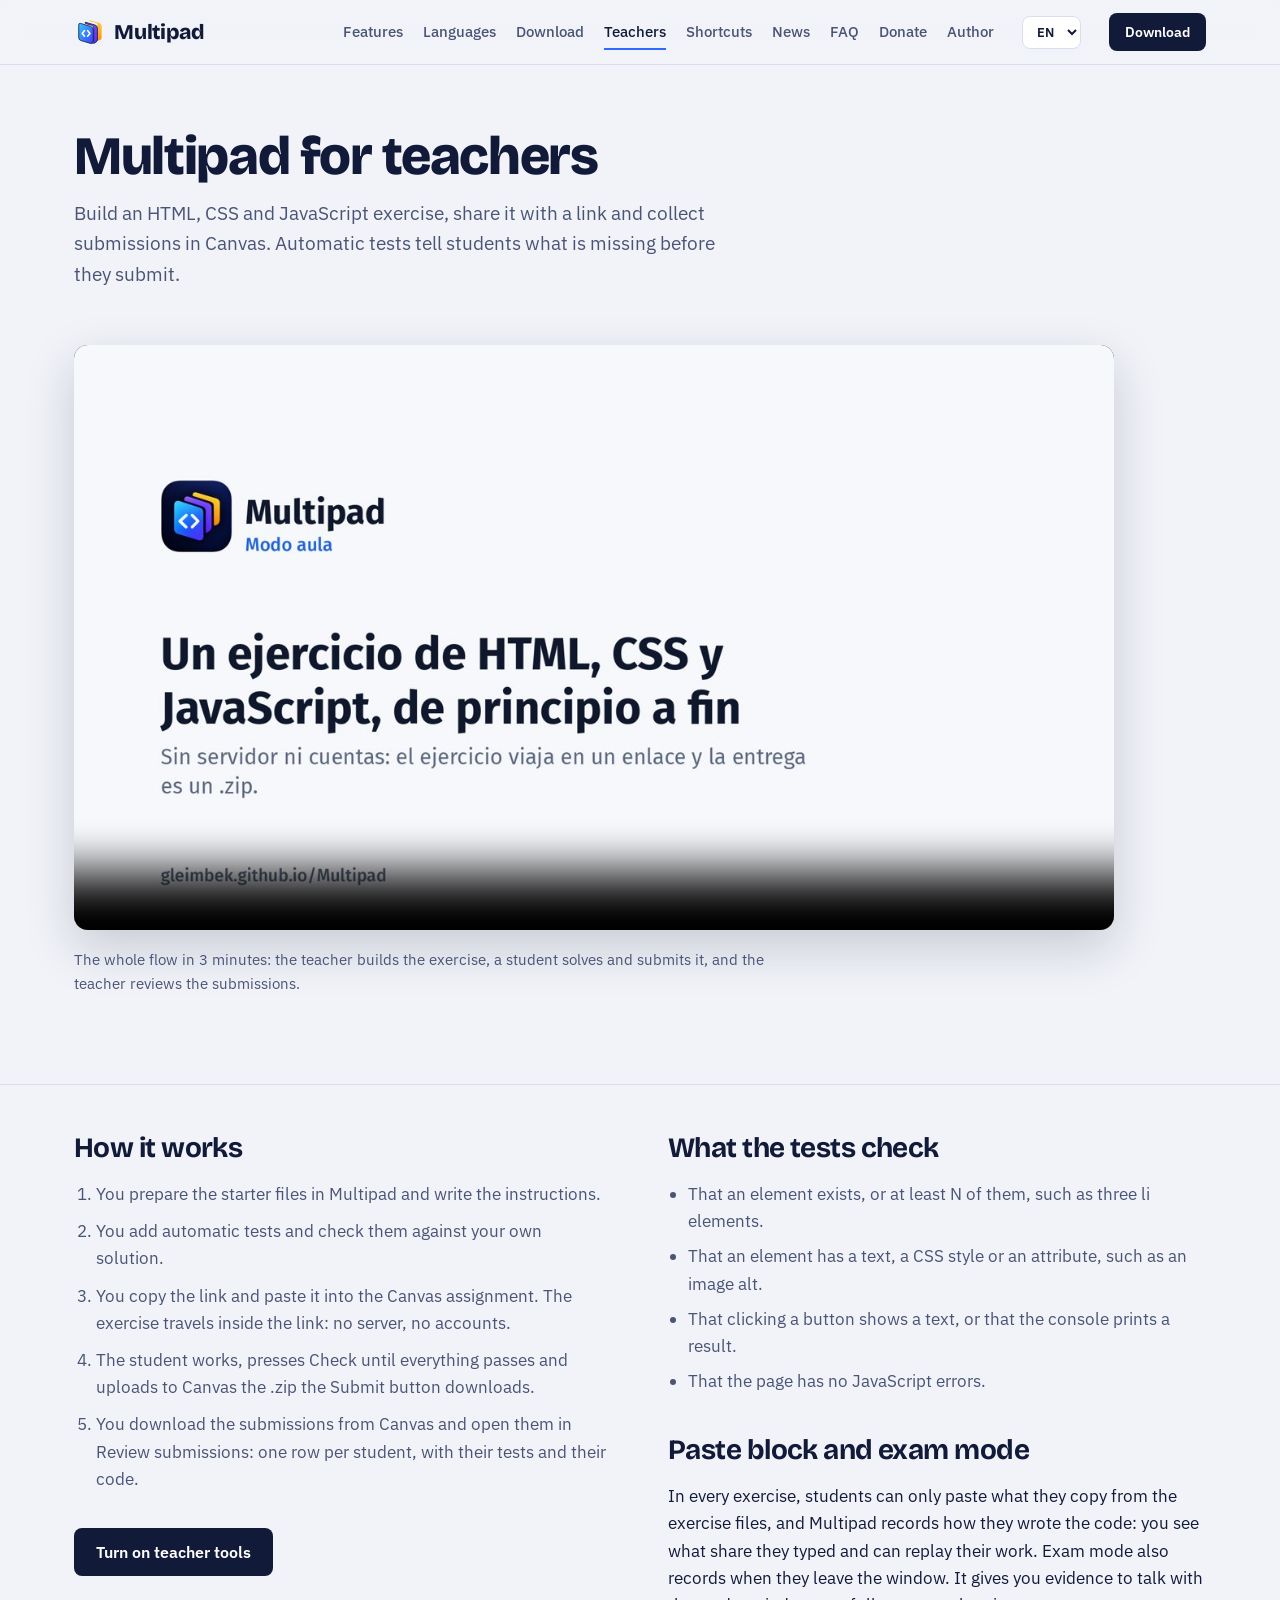
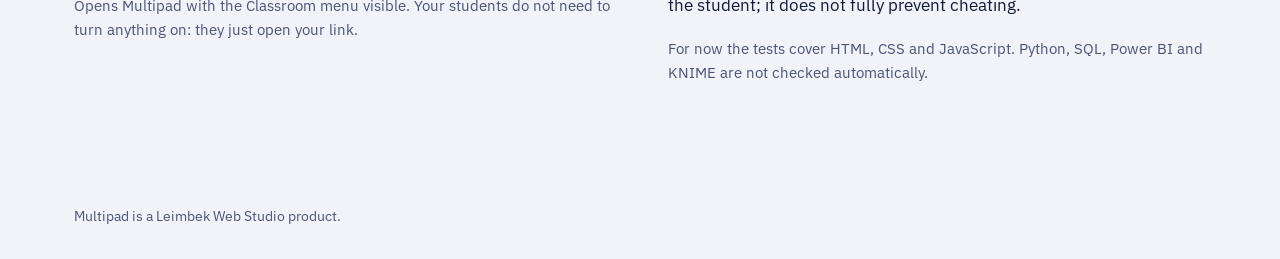
<file: docentes.html>
<!DOCTYPE html>
<html lang="es">
<head>
<meta charset="utf-8">
<meta name="viewport" content="width=device-width, initial-scale=1">
<title>Para docentes | Multipad</title>
<meta name="description" content="Modo aula de Multipad: ejercicios de HTML, CSS y JavaScript con pruebas automáticas y entregas por Canvas.">
<meta property="og:title" content="Para docentes | Multipad">
<meta property="og:description" content="Modo aula de Multipad: ejercicios de HTML, CSS y JavaScript con pruebas automáticas y entregas por Canvas.">
<meta property="og:type" content="website">
<link rel="icon" href="favicon-32.png" sizes="32x32">
<link rel="icon" href="logo-mark.svg" type="image/svg+xml">
<link rel="apple-touch-icon" href="apple-touch-icon.png">
<link rel="preconnect" href="https://fonts.googleapis.com">
<link rel="preconnect" href="https://fonts.gstatic.com" crossorigin>
<link href="https://fonts.googleapis.com/css2?family=Bricolage+Grotesque:opsz,wght@12..96,500;12..96,700;12..96,800&family=IBM+Plex+Sans:wght@400;500;600&family=JetBrains+Mono:wght@400;500&display=swap" rel="stylesheet">
<link rel="stylesheet" href="css/site.css?v=7">
</head>
<body data-title-en="For teachers | Multipad" data-title-pt="Para professores | Multipad" data-title-fr="Pour les enseignants | Multipad">
<a class="skip" href="#main" data-i18n="skip">Ir al contenido</a>
<header class="top">
  <div class="wrap">
    <a class="brand" href="index.html"><img src="logo-mark.svg" alt="" width="30" height="30">Multipad</a>
    <button class="menu-btn" id="menuBtn" type="button" aria-expanded="false" aria-controls="mainNav" data-i18n="menu">Menú</button>
    <nav class="nav" id="mainNav" aria-label="Principal">
      <a href="funciones.html" data-i18n="nav.features">Funciones</a>
      <a href="lenguajes.html" data-i18n="nav.langs">Lenguajes</a>
      <a href="descargar.html" data-i18n="nav.download">Descargar</a>
      <a href="docentes.html" data-i18n="nav.teachers" aria-current="page">Docentes</a>
      <a href="atajos.html" data-i18n="nav.keys">Atajos</a>
      <a href="novedades.html" data-i18n="nav.news">Novedades</a>
      <a href="preguntas.html" data-i18n="nav.faq">Preguntas</a>
      <a href="donar.html" data-i18n="nav.donate">Donar</a>
      <a href="autor.html" data-i18n="nav.author">Autor</a>
    </nav>
    <select class="lang" id="langBtn" aria-label="Idioma / Language">
      <option value="es">ES</option>
      <option value="en">EN</option>
      <option value="pt">PT</option>
      <option value="fr">FR</option>
    </select>
    <a class="btn btn-main" href="descargar.html" data-i18n="cta.download">Descargar</a>
  </div>
</header>
<main id="main">
<section class="page-head" style="border-top:0">
  <div class="wrap">
    <h1 data-i18n="tch.h1">Multipad para docentes</h1>
    <p class="lede" data-i18n="tch.lede">Crea un ejercicio de HTML, CSS y JavaScript, compártelo con un enlace y recibe las entregas en Canvas. Las pruebas automáticas le dicen al alumno qué le falta antes de entregar.</p>
  </div>
</section>
<section class="page-body">
  <div class="wrap">
    <video class="tch-video" controls preload="metadata" poster="media/modo-aula-poster.jpg" aria-label="Video: el modo aula de principio a fin">
      <source src="media/multipad-modo-aula-es.mp4" type="video/mp4">
    </video>
    <p class="note" data-i18n="tch.video">El recorrido completo en 3 minutos: el docente crea el ejercicio, una alumna lo resuelve y lo entrega, y el docente revisa las entregas.</p>
  </div>
</section>
<section class="page-body">
  <div class="wrap two">
    <div>
      <h2 data-i18n="tch.howTitle">Cómo funciona</h2>
      <ol class="plain">
        <li data-i18n="tch.s1">Preparas los archivos iniciales en Multipad y escribes las instrucciones.</li>
        <li data-i18n="tch.s2">Agregas pruebas automáticas y las verificas con tu propia solución.</li>
        <li data-i18n="tch.s3">Copias el enlace y lo pegas en la tarea de Canvas. El ejercicio viaja dentro del enlace: no hay servidor ni cuentas.</li>
        <li data-i18n="tch.s4">El alumno resuelve, pulsa Comprobar hasta que todo pase y sube a Canvas el .zip que descarga el botón Entregar.</li>
        <li data-i18n="tch.s5">Descargas las entregas de Canvas y las abres en Revisar entregas: una fila por alumno, con sus pruebas y su código.</li>
      </ol>
      <a class="btn btn-main teacher-link" href="#" style="margin-top:18px" data-i18n="tch.cta">Activar herramientas para docentes</a>
      <p class="note" data-i18n="tch.ctaNote">Abre Multipad con el menú Aula visible. Tus alumnos no necesitan activar nada: solo abren tu enlace.</p>
    </div>
    <div>
      <h2 data-i18n="tch.testsTitle">Qué revisan las pruebas</h2>
      <ul class="plain">
        <li data-i18n="tch.t1">Que exista un elemento, o al menos N, por ejemplo tres elementos li.</li>
        <li data-i18n="tch.t2">Que un elemento tenga un texto, un estilo CSS o un atributo, como el alt de una imagen.</li>
        <li data-i18n="tch.t3">Que al hacer clic en un botón aparezca un texto, o que la consola muestre un resultado.</li>
        <li data-i18n="tch.t4">Que la página no tenga errores de JavaScript.</li>
      </ul>
      <h2 style="margin-top:40px" data-i18n="tch.examTitle">Pegado bloqueado y modo examen</h2>
      <p data-i18n="tch.exam">En cada ejercicio el alumno solo puede pegar lo que copie de los archivos del ejercicio, y Multipad registra cómo escribió el código: ves qué porcentaje tecleó y puedes reproducir su trabajo. El modo examen además registra cuándo sale de la ventana. Te da evidencia para conversar con el alumno; no impide del todo hacer trampa.</p>
      <p class="note" data-i18n="tch.limits">Por ahora las pruebas cubren HTML, CSS y JavaScript. Python, SQL, Power BI y KNIME no se revisan automáticamente.</p>
    </div>
  </div>
</section>

</main>
<footer>
  <div class="wrap">
    <span data-i18n="foot">Multipad es un producto de Leimbek Web Studio.</span>
    <span><a href="#" id="repoLink" hidden data-i18n="code">Código en GitHub</a></span>
  </div>
</footer>
<script src="js/site.js?v=13"></script>
</body>
</html>
</file>
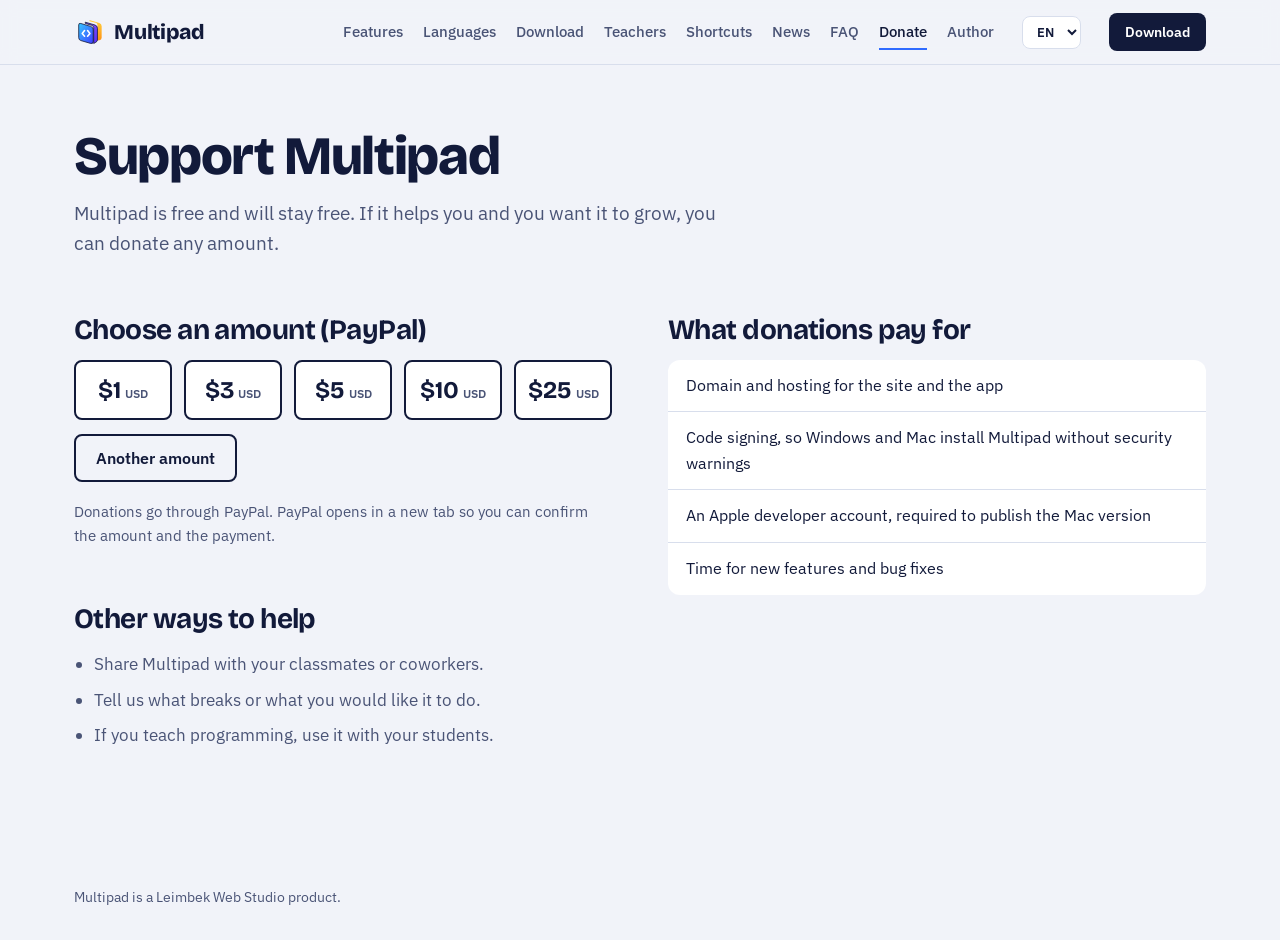
<file: donar.html>
<!DOCTYPE html>
<html lang="es">
<head>
<meta charset="utf-8">
<meta name="viewport" content="width=device-width, initial-scale=1">
<title>Donar | Multipad</title>
<meta name="description" content="Apoya el desarrollo de Multipad, un editor de código gratuito.">
<meta property="og:title" content="Donar | Multipad">
<meta property="og:description" content="Apoya el desarrollo de Multipad, un editor de código gratuito.">
<meta property="og:type" content="website">
<link rel="icon" href="favicon-32.png" sizes="32x32">
<link rel="icon" href="logo-mark.svg" type="image/svg+xml">
<link rel="apple-touch-icon" href="apple-touch-icon.png">
<link rel="preconnect" href="https://fonts.googleapis.com">
<link rel="preconnect" href="https://fonts.gstatic.com" crossorigin>
<link href="https://fonts.googleapis.com/css2?family=Bricolage+Grotesque:opsz,wght@12..96,500;12..96,700;12..96,800&family=IBM+Plex+Sans:wght@400;500;600&family=JetBrains+Mono:wght@400;500&display=swap" rel="stylesheet">
<link rel="stylesheet" href="css/site.css?v=7">
</head>
<body data-title-en="Donate | Multipad" data-title-pt="Doar | Multipad" data-title-fr="Faire un don | Multipad">
<a class="skip" href="#main" data-i18n="skip">Ir al contenido</a>
<header class="top">
  <div class="wrap">
    <a class="brand" href="index.html"><img src="logo-mark.svg" alt="" width="30" height="30">Multipad</a>
    <button class="menu-btn" id="menuBtn" type="button" aria-expanded="false" aria-controls="mainNav" data-i18n="menu">Menú</button>
    <nav class="nav" id="mainNav" aria-label="Principal">
      <a href="funciones.html" data-i18n="nav.features">Funciones</a>
      <a href="lenguajes.html" data-i18n="nav.langs">Lenguajes</a>
      <a href="descargar.html" data-i18n="nav.download">Descargar</a>
      <a href="docentes.html" data-i18n="nav.teachers">Docentes</a>
      <a href="atajos.html" data-i18n="nav.keys">Atajos</a>
      <a href="novedades.html" data-i18n="nav.news">Novedades</a>
      <a href="preguntas.html" data-i18n="nav.faq">Preguntas</a>
      <a href="donar.html" data-i18n="nav.donate" aria-current="page">Donar</a>
      <a href="autor.html" data-i18n="nav.author">Autor</a>
    </nav>
    <select class="lang" id="langBtn" aria-label="Idioma / Language">
      <option value="es">ES</option>
      <option value="en">EN</option>
      <option value="pt">PT</option>
      <option value="fr">FR</option>
    </select>
    <a class="btn btn-main" href="descargar.html" data-i18n="cta.download">Descargar</a>
  </div>
</header>
<main id="main">
<section class="page-head" style="border-top:0">
  <div class="wrap">
    <h1 data-i18n="don.h1">Apoya a Multipad</h1>
    <p class="lede" data-i18n="don.lede">Multipad es gratis y va a seguir siéndolo. Si te sirve y quieres que crezca, puedes hacer una donación de la cantidad que quieras.</p>
  </div>
</section>
<section class="page-body">
  <div class="wrap two">
    <div>
      <h2 data-i18n="don.howTitle">Elige una cantidad (PayPal)</h2>
      <div class="amounts">
        <a class="amount" href="https://paypal.me/gusleimbek/1USD" target="_blank" rel="noopener">$1 <small>USD</small></a>
        <a class="amount" href="https://paypal.me/gusleimbek/3USD" target="_blank" rel="noopener">$3 <small>USD</small></a>
        <a class="amount" href="https://paypal.me/gusleimbek/5USD" target="_blank" rel="noopener">$5 <small>USD</small></a>
        <a class="amount" href="https://paypal.me/gusleimbek/10USD" target="_blank" rel="noopener">$10 <small>USD</small></a>
        <a class="amount" href="https://paypal.me/gusleimbek/25USD" target="_blank" rel="noopener">$25 <small>USD</small></a>
      </div>
      <a class="btn btn-ghost" style="margin-top:14px" href="https://paypal.me/gusleimbek" target="_blank" rel="noopener" data-i18n="don.other">Otra cantidad</a>
      <p class="note" data-i18n="don.paypal">Las donaciones se hacen por PayPal. Se abre PayPal en una pestaña nueva para que confirmes la cantidad y el pago.</p>
      <h2 style="margin-top:56px" data-i18n="don.otherTitle">Otras formas de ayudar</h2>
      <ul class="plain">
        <li data-i18n="don.o1">Comparte Multipad con tus compañeros de clase o de trabajo.</li>
        <li data-i18n="don.o2">Cuéntanos qué falla o qué te gustaría que hiciera.</li>
        <li data-i18n="don.o3">Si das clases de programación, úsalo con tus estudiantes.</li>
      </ul>
    </div>
    <div>
      <h2 data-i18n="don.whatTitle">En qué se usan las donaciones</h2>
      <table>
        <tbody>
          <tr><td data-i18n="don.c1">Dominio y hosting del sitio y de la app</td></tr>
          <tr><td data-i18n="don.c2">Firma de código, para que Windows y Mac instalen Multipad sin avisos de seguridad</td></tr>
          <tr><td data-i18n="don.c3">Cuenta de desarrollador de Apple, necesaria para publicar la versión de Mac</td></tr>
          <tr><td data-i18n="don.c4">Tiempo para nuevas funciones y corregir errores</td></tr>
        </tbody>
      </table>
    </div>
  </div>
</section>

</main>
<footer>
  <div class="wrap">
    <span data-i18n="foot">Multipad es un producto de Leimbek Web Studio.</span>
    <span><a href="#" id="repoLink" hidden data-i18n="code">Código en GitHub</a></span>
  </div>
</footer>
<script src="js/site.js?v=13"></script>
</body>
</html>
</file>
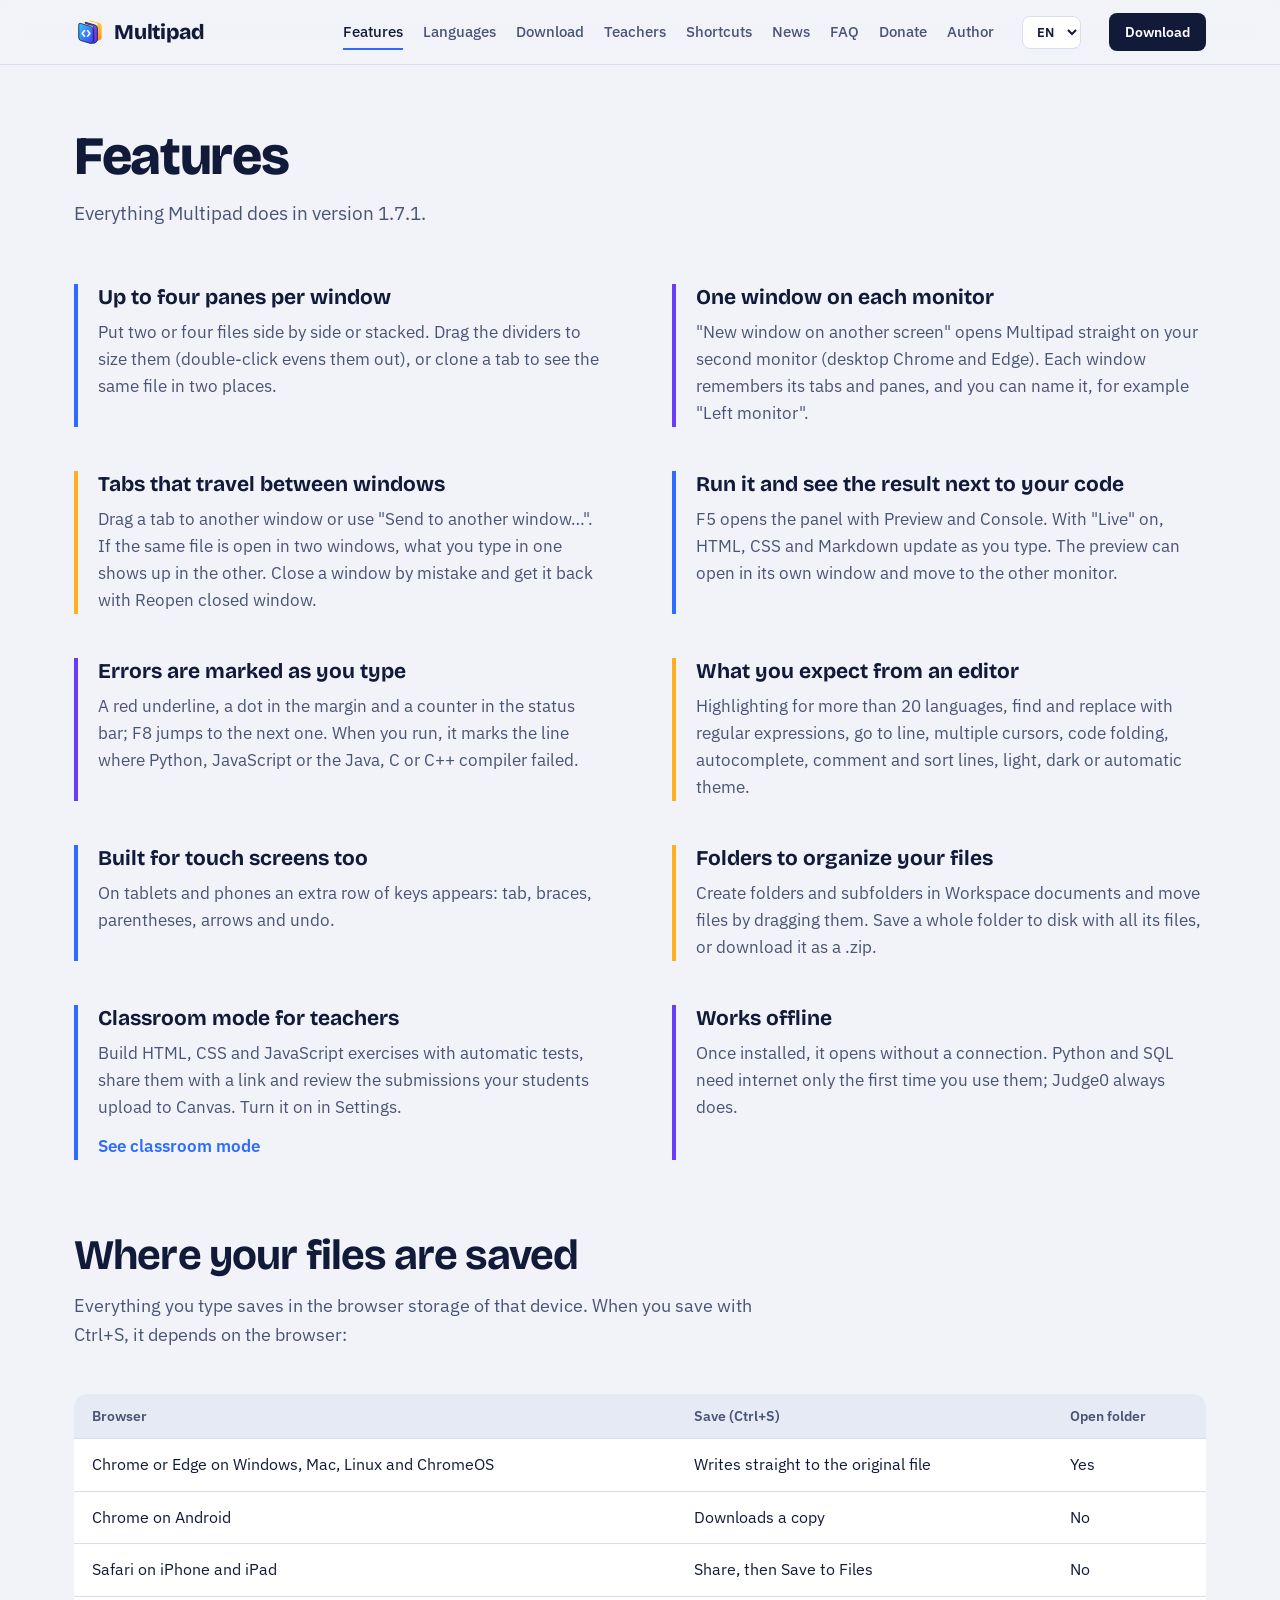
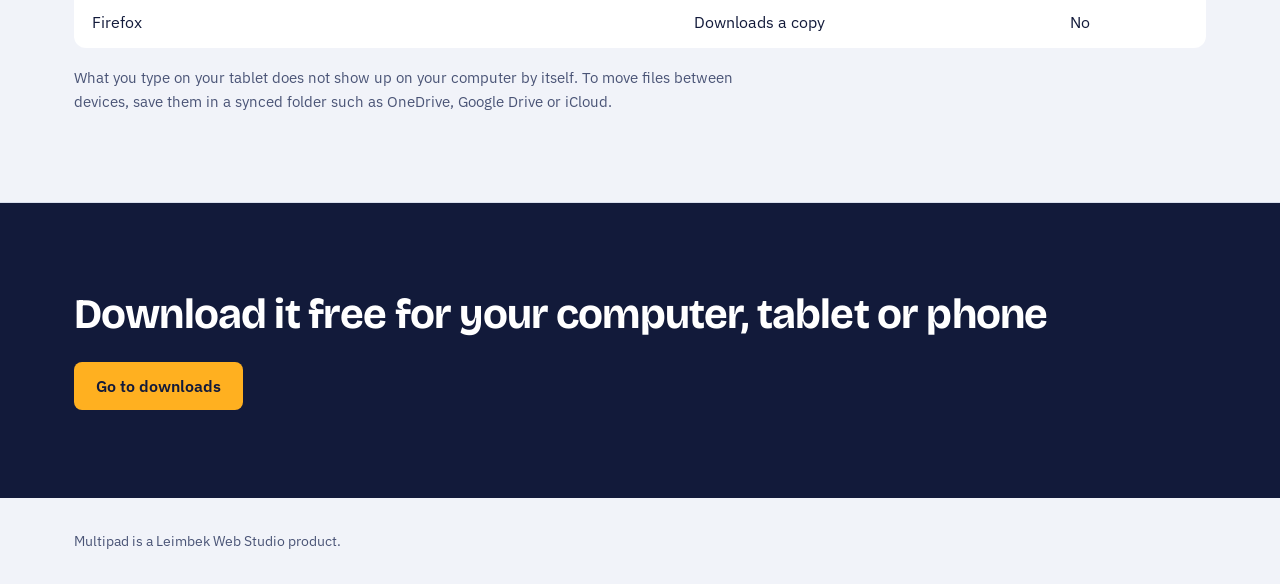
<file: funciones.html>
<!DOCTYPE html>
<html lang="es">
<head>
<meta charset="utf-8">
<meta name="viewport" content="width=device-width, initial-scale=1">
<title>Funciones | Multipad</title>
<meta name="description" content="Paneles, varias ventanas, ejecución de código, errores al escribir y más.">
<meta property="og:title" content="Funciones | Multipad">
<meta property="og:description" content="Paneles, varias ventanas, ejecución de código, errores al escribir y más.">
<meta property="og:type" content="website">
<link rel="icon" href="favicon-32.png" sizes="32x32">
<link rel="icon" href="logo-mark.svg" type="image/svg+xml">
<link rel="apple-touch-icon" href="apple-touch-icon.png">
<link rel="preconnect" href="https://fonts.googleapis.com">
<link rel="preconnect" href="https://fonts.gstatic.com" crossorigin>
<link href="https://fonts.googleapis.com/css2?family=Bricolage+Grotesque:opsz,wght@12..96,500;12..96,700;12..96,800&family=IBM+Plex+Sans:wght@400;500;600&family=JetBrains+Mono:wght@400;500&display=swap" rel="stylesheet">
<link rel="stylesheet" href="css/site.css?v=7">
</head>
<body data-title-en="Features | Multipad" data-title-pt="Recursos | Multipad" data-title-fr="Fonctionnalités | Multipad">
<a class="skip" href="#main" data-i18n="skip">Ir al contenido</a>
<header class="top">
  <div class="wrap">
    <a class="brand" href="index.html"><img src="logo-mark.svg" alt="" width="30" height="30">Multipad</a>
    <button class="menu-btn" id="menuBtn" type="button" aria-expanded="false" aria-controls="mainNav" data-i18n="menu">Menú</button>
    <nav class="nav" id="mainNav" aria-label="Principal">
      <a href="funciones.html" data-i18n="nav.features" aria-current="page">Funciones</a>
      <a href="lenguajes.html" data-i18n="nav.langs">Lenguajes</a>
      <a href="descargar.html" data-i18n="nav.download">Descargar</a>
      <a href="docentes.html" data-i18n="nav.teachers">Docentes</a>
      <a href="atajos.html" data-i18n="nav.keys">Atajos</a>
      <a href="novedades.html" data-i18n="nav.news">Novedades</a>
      <a href="preguntas.html" data-i18n="nav.faq">Preguntas</a>
      <a href="donar.html" data-i18n="nav.donate">Donar</a>
      <a href="autor.html" data-i18n="nav.author">Autor</a>
    </nav>
    <select class="lang" id="langBtn" aria-label="Idioma / Language">
      <option value="es">ES</option>
      <option value="en">EN</option>
      <option value="pt">PT</option>
      <option value="fr">FR</option>
    </select>
    <a class="btn btn-main" href="descargar.html" data-i18n="cta.download">Descargar</a>
  </div>
</header>
<main id="main">
<section class="page-head" style="border-top:0">
  <div class="wrap">
    <h1 data-i18n="feat.h1">Funciones</h1>
    <p class="lede" data-i18n="feat.lede">Todo lo que hace Multipad en la versión 1.7.1.</p>
  </div>
</section>
<section class="page-body">
  <div class="wrap">
    <div class="features">
      <div class="feature">
        <h3 data-i18n="f1t">Hasta cuatro paneles por ventana</h3>
        <p data-i18n="f1p">Pon dos o cuatro archivos lado a lado o uno encima del otro. Arrastra los divisores para darles el tamaño que quieras (doble clic los empareja), o clona una pestaña para ver el mismo archivo en dos lugares.</p>
      </div>
      <div class="feature v">
        <h3 data-i18n="f2t">Una ventana en cada monitor</h3>
        <p data-i18n="f2p">"Ventana nueva en otra pantalla" abre Multipad directo en tu segundo monitor (Chrome y Edge de escritorio). Cada ventana recuerda sus pestañas y paneles, y puedes ponerle nombre, por ejemplo "Monitor izquierdo".</p>
      </div>
      <div class="feature a">
        <h3 data-i18n="f3t">Pestañas que viajan entre ventanas</h3>
        <p data-i18n="f3p">Arrastra una pestaña a otra ventana o usa "Enviar a otra ventana…". Si el mismo archivo está abierto en dos ventanas, lo que escribes en una aparece en la otra. Si cierras una ventana, la recuperas con Reabrir ventana cerrada.</p>
      </div>
      <div class="feature">
        <h3 data-i18n="f4t">Ejecuta y mira el resultado al lado</h3>
        <p data-i18n="f4p">F5 abre el panel con Vista previa y Consola. Con "En vivo", HTML, CSS y Markdown se actualizan mientras escribes. La vista previa se puede abrir en una ventana aparte y llevar al otro monitor.</p>
      </div>
      <div class="feature v">
        <h3 data-i18n="f5t">Los errores se marcan mientras escribes</h3>
        <p data-i18n="f5p">Subrayado rojo, un punto en el margen y un contador en la barra de estado; F8 salta al siguiente. Al ejecutar, marca la línea donde falló Python, JavaScript o el compilador de Java, C o C++.</p>
      </div>
      <div class="feature a">
        <h3 data-i18n="f6t">Lo que esperas de un editor</h3>
        <p data-i18n="f6p">Resaltado para más de 20 lenguajes, buscar y reemplazar con expresiones regulares, ir a línea, selección múltiple, plegado de código, autocompletado, comentar y ordenar líneas, tema claro, oscuro o automático.</p>
      </div>
      <div class="feature">
        <h3 data-i18n="f7t">Pensado también para pantallas táctiles</h3>
        <p data-i18n="f7p">En tablets y celulares aparece una fila extra de teclas: tabulación, llaves, paréntesis, flechas y deshacer.</p>
      </div>
      <div class="feature a">
        <h3 data-i18n="f9t">Carpetas para ordenar tus archivos</h3>
        <p data-i18n="f9p">Crea carpetas y subcarpetas en Documentos del espacio y mueve archivos arrastrándolos. Guarda una carpeta completa en el disco con todos sus archivos, o descárgala como .zip.</p>
      </div>
      <div class="feature">
        <h3 data-i18n="f10t">Modo aula para docentes</h3>
        <p data-i18n="f10p">Crea ejercicios de HTML, CSS y JavaScript con pruebas automáticas, compártelos con un enlace y revisa las entregas que tus alumnos suben a Canvas. Se activa en Ajustes.</p>
        <a class="more" href="docentes.html" data-i18n="f10l">Ver el modo aula</a>
      </div>
      <div class="feature v">
        <h3 data-i18n="f8t">Funciona sin internet</h3>
        <p data-i18n="f8p">Una vez instalado, abre sin conexión. Python y SQL necesitan internet solo la primera vez que los usas; Judge0 siempre lo necesita.</p>
      </div>
    </div>

    <h2 style="margin-top:72px" data-i18n="files.title">Dónde se guardan tus archivos</h2>
    <p class="intro" data-i18n="files.intro">Todo lo que escribes se guarda solo en el almacenamiento del navegador de ese dispositivo. Al guardar con Ctrl+S, depende del navegador:</p>
    <table>
      <thead><tr><th data-i18n="files.th1">Navegador</th><th data-i18n="files.th2">Guardar (Ctrl+S)</th><th data-i18n="files.th3">Abrir carpeta</th></tr></thead>
      <tbody>
        <tr><td data-i18n="files.r1">Chrome o Edge en Windows, Mac, Linux y ChromeOS</td><td data-i18n="files.r1b">Escribe directo en el archivo original</td><td data-i18n="yes">Sí</td></tr>
        <tr><td data-i18n="files.r2">Chrome en Android</td><td data-i18n="files.r2b">Descarga una copia</td><td data-i18n="no">No</td></tr>
        <tr><td data-i18n="files.r3">Safari en iPhone y iPad</td><td data-i18n="files.r3b">Compartir, luego Guardar en Archivos</td><td data-i18n="no">No</td></tr>
        <tr><td>Firefox</td><td data-i18n="files.r2b">Descarga una copia</td><td data-i18n="no">No</td></tr>
      </tbody>
    </table>
    <p class="note" data-i18n="files.note">Lo que escribes en la tablet no aparece solo en la computadora. Para llevar archivos entre dispositivos, guárdalos en una carpeta sincronizada como OneDrive, Google Drive o iCloud.</p>
  </div>
</section>
<section class="cta-band">
  <div class="wrap">
    <h2 data-i18n="band.title">Descárgalo gratis para tu computadora, tablet o celular</h2>
    <a class="btn btn-main" href="descargar.html" data-i18n="band.btn">Ir a descargas</a>
  </div>
</section>
</main>
<footer>
  <div class="wrap">
    <span data-i18n="foot">Multipad es un producto de Leimbek Web Studio.</span>
    <span><a href="#" id="repoLink" hidden data-i18n="code">Código en GitHub</a></span>
  </div>
</footer>
<script src="js/site.js?v=13"></script>
</body>
</html>
</file>
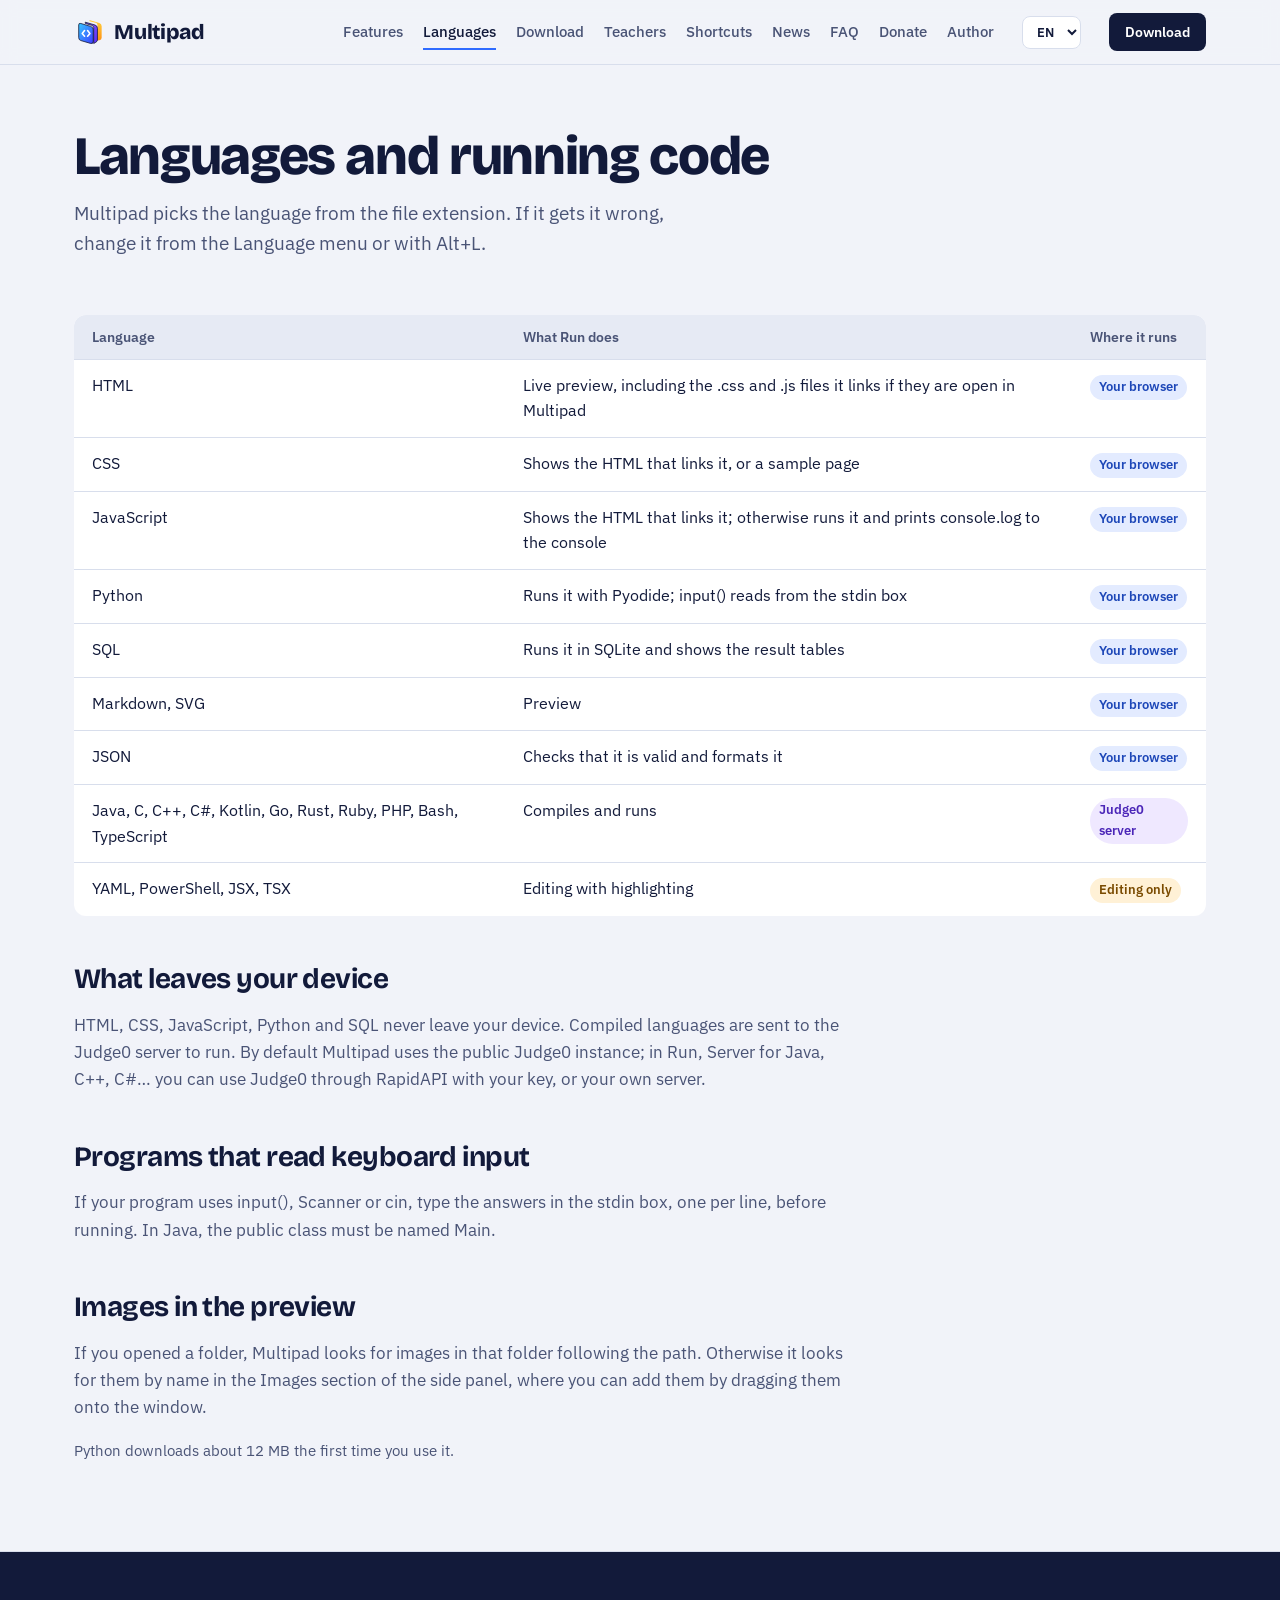
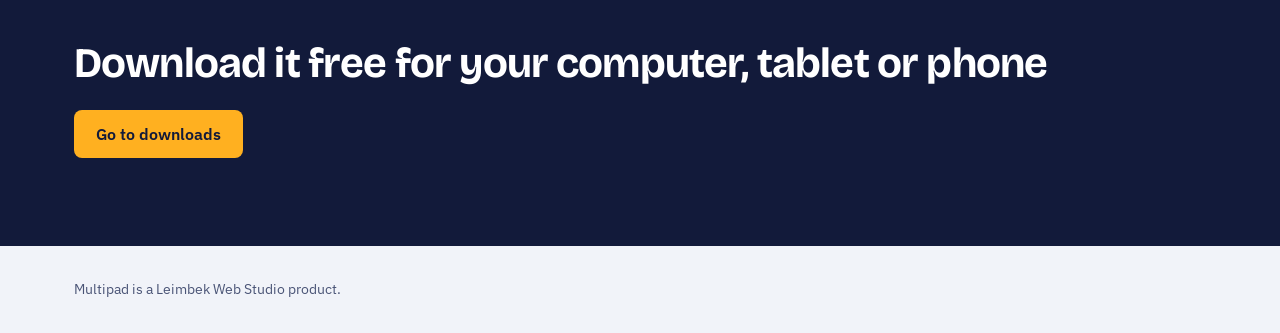
<file: lenguajes.html>
<!DOCTYPE html>
<html lang="es">
<head>
<meta charset="utf-8">
<meta name="viewport" content="width=device-width, initial-scale=1">
<title>Lenguajes y ejecución | Multipad</title>
<meta name="description" content="Qué lenguajes ejecuta Multipad y dónde corre cada uno.">
<meta property="og:title" content="Lenguajes y ejecución | Multipad">
<meta property="og:description" content="Qué lenguajes ejecuta Multipad y dónde corre cada uno.">
<meta property="og:type" content="website">
<link rel="icon" href="favicon-32.png" sizes="32x32">
<link rel="icon" href="logo-mark.svg" type="image/svg+xml">
<link rel="apple-touch-icon" href="apple-touch-icon.png">
<link rel="preconnect" href="https://fonts.googleapis.com">
<link rel="preconnect" href="https://fonts.gstatic.com" crossorigin>
<link href="https://fonts.googleapis.com/css2?family=Bricolage+Grotesque:opsz,wght@12..96,500;12..96,700;12..96,800&family=IBM+Plex+Sans:wght@400;500;600&family=JetBrains+Mono:wght@400;500&display=swap" rel="stylesheet">
<link rel="stylesheet" href="css/site.css?v=7">
</head>
<body data-title-en="Languages and running code | Multipad" data-title-pt="Linguagens e execução | Multipad" data-title-fr="Langages et exécution | Multipad">
<a class="skip" href="#main" data-i18n="skip">Ir al contenido</a>
<header class="top">
  <div class="wrap">
    <a class="brand" href="index.html"><img src="logo-mark.svg" alt="" width="30" height="30">Multipad</a>
    <button class="menu-btn" id="menuBtn" type="button" aria-expanded="false" aria-controls="mainNav" data-i18n="menu">Menú</button>
    <nav class="nav" id="mainNav" aria-label="Principal">
      <a href="funciones.html" data-i18n="nav.features">Funciones</a>
      <a href="lenguajes.html" data-i18n="nav.langs" aria-current="page">Lenguajes</a>
      <a href="descargar.html" data-i18n="nav.download">Descargar</a>
      <a href="docentes.html" data-i18n="nav.teachers">Docentes</a>
      <a href="atajos.html" data-i18n="nav.keys">Atajos</a>
      <a href="novedades.html" data-i18n="nav.news">Novedades</a>
      <a href="preguntas.html" data-i18n="nav.faq">Preguntas</a>
      <a href="donar.html" data-i18n="nav.donate">Donar</a>
      <a href="autor.html" data-i18n="nav.author">Autor</a>
    </nav>
    <select class="lang" id="langBtn" aria-label="Idioma / Language">
      <option value="es">ES</option>
      <option value="en">EN</option>
      <option value="pt">PT</option>
      <option value="fr">FR</option>
    </select>
    <a class="btn btn-main" href="descargar.html" data-i18n="cta.download">Descargar</a>
  </div>
</header>
<main id="main">
<section class="page-head" style="border-top:0">
  <div class="wrap">
    <h1 data-i18n="lang.h1">Lenguajes y ejecución</h1>
    <p class="lede" data-i18n="lang.lede">Multipad reconoce el lenguaje por la extensión del archivo. Si no acierta, lo cambias desde el menú Lenguaje o con Alt+L.</p>
  </div>
</section>
<section class="page-body">
  <div class="wrap">
    <table>
      <thead><tr><th data-i18n="thLang">Lenguaje</th><th data-i18n="thDoes">Qué hace al pulsar Ejecutar</th><th data-i18n="thWhere">Dónde corre</th></tr></thead>
      <tbody>
        <tr><td>HTML</td><td data-i18n="l1">Vista previa en vivo, con los .css y .js que enlaza si están abiertos en Multipad</td><td><span class="where w-browser" data-i18n="browser">Tu navegador</span></td></tr>
        <tr><td>CSS</td><td data-i18n="l1b">Muestra el HTML que lo enlaza o una página de ejemplo</td><td><span class="where w-browser" data-i18n="browser">Tu navegador</span></td></tr>
        <tr><td>JavaScript</td><td data-i18n="l2">Muestra el HTML que lo enlaza; si no hay, lo ejecuta y muestra console.log en la consola</td><td><span class="where w-browser" data-i18n="browser">Tu navegador</span></td></tr>
        <tr><td>Python</td><td data-i18n="l3">Lo ejecuta con Pyodide; input() lee de la caja stdin</td><td><span class="where w-browser" data-i18n="browser">Tu navegador</span></td></tr>
        <tr><td>SQL</td><td data-i18n="l4">Lo ejecuta en SQLite y muestra las tablas de resultado</td><td><span class="where w-browser" data-i18n="browser">Tu navegador</span></td></tr>
        <tr><td>Markdown, SVG</td><td data-i18n="l5">Vista previa</td><td><span class="where w-browser" data-i18n="browser">Tu navegador</span></td></tr>
        <tr><td>JSON</td><td data-i18n="l5b">Revisa que sea válido y lo formatea</td><td><span class="where w-browser" data-i18n="browser">Tu navegador</span></td></tr>
        <tr><td>Java, C, C++, C#, Kotlin, Go, Rust, Ruby, PHP, Bash, TypeScript</td><td data-i18n="l6">Compila y ejecuta</td><td><span class="where w-server" data-i18n="server">Servidor Judge0</span></td></tr>
        <tr><td>YAML, PowerShell, JSX, TSX</td><td data-i18n="l7">Edición con resaltado</td><td><span class="where w-edit" data-i18n="editOnly">Solo edición</span></td></tr>
      </tbody>
    </table>
    <div class="prose">
      <h2 data-i18n="lang.privTitle">Qué sale de tu dispositivo</h2>
      <p data-i18n="lang.privP">HTML, CSS, JavaScript, Python y SQL nunca salen de tu dispositivo. Los lenguajes compilados se envían al servidor Judge0 para ejecutarse. Por defecto Multipad usa la instancia pública de Judge0; en Ejecutar, Servidor para Java, C++, C#… puedes usar Judge0 por RapidAPI con tu clave o tu propio servidor.</p>
      <h2 data-i18n="lang.inTitle">Programas que leen del teclado</h2>
      <p data-i18n="lang.inP">Si tu programa usa input(), Scanner o cin, escribe las respuestas en la caja stdin, una por línea, antes de ejecutar. En Java, la clase pública debe llamarse Main.</p>
      <h2 data-i18n="lang.imgTitle">Imágenes en la vista previa</h2>
      <p data-i18n="lang.imgP">Si abriste una carpeta, Multipad busca las imágenes en esa carpeta respetando la ruta. Si no, las busca por nombre en la sección Imágenes del panel lateral, donde puedes agregarlas arrastrándolas a la ventana.</p>
      <p class="note" data-i18n="lang.note">Python descarga unos 12 MB la primera vez que lo usas.</p>
    </div>
  </div>
</section>
<section class="cta-band">
  <div class="wrap">
    <h2 data-i18n="band.title">Descárgalo gratis para tu computadora, tablet o celular</h2>
    <a class="btn btn-main" href="descargar.html" data-i18n="band.btn">Ir a descargas</a>
  </div>
</section>
</main>
<footer>
  <div class="wrap">
    <span data-i18n="foot">Multipad es un producto de Leimbek Web Studio.</span>
    <span><a href="#" id="repoLink" hidden data-i18n="code">Código en GitHub</a></span>
  </div>
</footer>
<script src="js/site.js?v=13"></script>
</body>
</html>
</file>
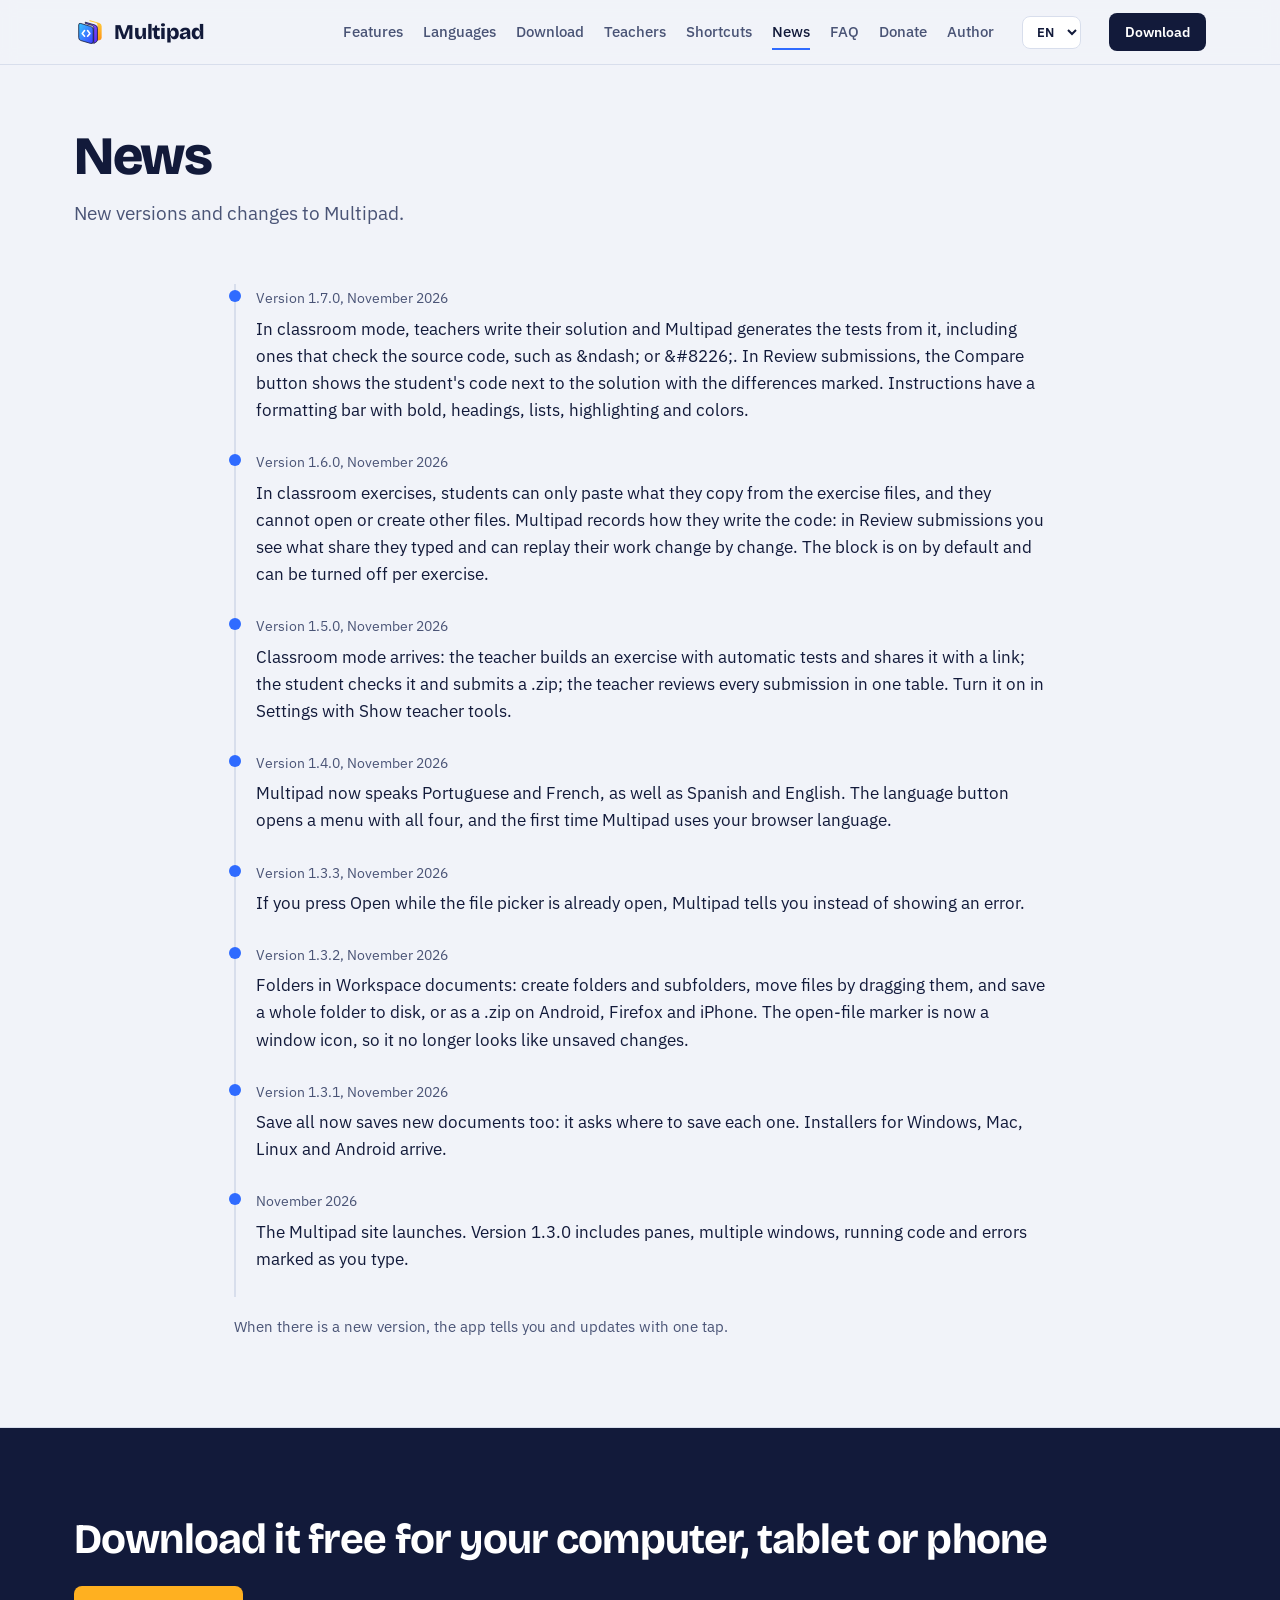
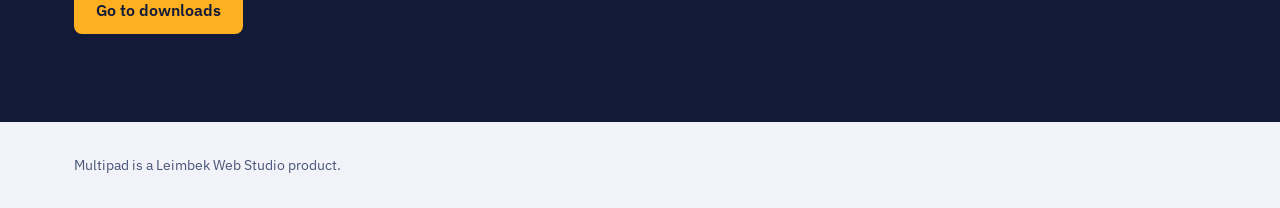
<file: novedades.html>
<!DOCTYPE html>
<html lang="es">
<head>
<meta charset="utf-8">
<meta name="viewport" content="width=device-width, initial-scale=1">
<title>Novedades | Multipad</title>
<meta name="description" content="Versiones nuevas y cambios de Multipad.">
<meta property="og:title" content="Novedades | Multipad">
<meta property="og:description" content="Versiones nuevas y cambios de Multipad.">
<meta property="og:type" content="website">
<link rel="icon" href="favicon-32.png" sizes="32x32">
<link rel="icon" href="logo-mark.svg" type="image/svg+xml">
<link rel="apple-touch-icon" href="apple-touch-icon.png">
<link rel="preconnect" href="https://fonts.googleapis.com">
<link rel="preconnect" href="https://fonts.gstatic.com" crossorigin>
<link href="https://fonts.googleapis.com/css2?family=Bricolage+Grotesque:opsz,wght@12..96,500;12..96,700;12..96,800&family=IBM+Plex+Sans:wght@400;500;600&family=JetBrains+Mono:wght@400;500&display=swap" rel="stylesheet">
<link rel="stylesheet" href="css/site.css?v=7">
</head>
<body data-title-en="News | Multipad" data-title-pt="Novidades | Multipad" data-title-fr="Nouveautés | Multipad">
<a class="skip" href="#main" data-i18n="skip">Ir al contenido</a>
<header class="top">
  <div class="wrap">
    <a class="brand" href="index.html"><img src="logo-mark.svg" alt="" width="30" height="30">Multipad</a>
    <button class="menu-btn" id="menuBtn" type="button" aria-expanded="false" aria-controls="mainNav" data-i18n="menu">Menú</button>
    <nav class="nav" id="mainNav" aria-label="Principal">
      <a href="funciones.html" data-i18n="nav.features">Funciones</a>
      <a href="lenguajes.html" data-i18n="nav.langs">Lenguajes</a>
      <a href="descargar.html" data-i18n="nav.download">Descargar</a>
      <a href="docentes.html" data-i18n="nav.teachers">Docentes</a>
      <a href="atajos.html" data-i18n="nav.keys">Atajos</a>
      <a href="novedades.html" data-i18n="nav.news" aria-current="page">Novedades</a>
      <a href="preguntas.html" data-i18n="nav.faq">Preguntas</a>
      <a href="donar.html" data-i18n="nav.donate">Donar</a>
      <a href="autor.html" data-i18n="nav.author">Autor</a>
    </nav>
    <select class="lang" id="langBtn" aria-label="Idioma / Language">
      <option value="es">ES</option>
      <option value="en">EN</option>
      <option value="pt">PT</option>
      <option value="fr">FR</option>
    </select>
    <a class="btn btn-main" href="descargar.html" data-i18n="cta.download">Descargar</a>
  </div>
</header>
<main id="main">
<section class="page-head" style="border-top:0">
  <div class="wrap">
    <h1 data-i18n="news.h1">Novedades</h1>
    <p class="lede" data-i18n="news.lede">Versiones nuevas y cambios de Multipad.</p>
  </div>
</section>
<section class="page-body">
  <div class="wrap" style="max-width:860px">
    <ul class="news">
      <li><time datetime="2026-11" data-i18n="n8d">Versión 1.7.0, noviembre de 2026</time><p data-i18n="n8p">En el modo aula, el docente escribe su solución y Multipad genera las pruebas a partir de ella, incluidas las que revisan el código fuente, como &amp;ndash; o &amp;#8226;. En Revisar entregas, el botón Comparar muestra el código del alumno junto a la solución con las diferencias marcadas. Las instrucciones tienen una barra de formato con negrita, títulos, listas, resaltado y colores.</p></li>
      <li><time datetime="2026-11" data-i18n="n7d">Versión 1.6.0, noviembre de 2026</time><p data-i18n="n7p">En los ejercicios del modo aula el alumno solo puede pegar lo que copie de los archivos del ejercicio, y no puede abrir ni crear otros archivos. Multipad registra cómo escribe el código: en Revisar entregas ves qué porcentaje tecleó y puedes reproducir su trabajo cambio por cambio. El bloqueo viene activado y se puede quitar por ejercicio.</p></li>
      <li><time datetime="2026-11" data-i18n="n6d">Versión 1.5.0, noviembre de 2026</time><p data-i18n="n6p">Llega el modo aula: el docente crea un ejercicio con pruebas automáticas y lo comparte con un enlace; el alumno lo comprueba y entrega un .zip; el docente revisa todas las entregas en una tabla. Se activa en Ajustes, con Mostrar herramientas para docentes.</p></li>
      <li><time datetime="2026-11" data-i18n="n5d">Versión 1.4.0, noviembre de 2026</time><p data-i18n="n5p">Multipad ya está en portugués y francés, además de español e inglés. El botón de idioma abre un menú con los cuatro, y la primera vez Multipad usa el idioma de tu navegador.</p></li>
      <li><time datetime="2026-11" data-i18n="n4d">Versión 1.3.3, noviembre de 2026</time><p data-i18n="n4p">Si pulsas Abrir mientras la ventana para elegir archivos ya está abierta, Multipad te avisa en lugar de mostrar un error.</p></li>
      <li><time datetime="2026-11" data-i18n="n3d">Versión 1.3.2, noviembre de 2026</time><p data-i18n="n3p">Carpetas en Documentos del espacio: crea carpetas y subcarpetas, mueve archivos arrastrándolos y guarda una carpeta completa en el disco, o como .zip en Android, Firefox y iPhone. El indicador de archivo abierto ahora es un ícono de ventana, para no confundirlo con los cambios sin guardar.</p></li>
      <li><time datetime="2026-11" data-i18n="n2d">Versión 1.3.1, noviembre de 2026</time><p data-i18n="n2p">Guardar todo ahora guarda también los documentos nuevos: te pregunta dónde guardar cada uno. Llegan los instaladores para Windows, Mac, Linux y Android.</p></li>
      <li><time datetime="2026-11" data-i18n="n1d">Noviembre de 2026</time><p data-i18n="n1p">Sale el sitio de Multipad. La versión 1.3.0 incluye paneles, varias ventanas, ejecución de código y marcado de errores mientras escribes.</p></li>
    </ul>
    <p class="note" data-i18n="updNote">Cuando hay una versión nueva, la app te avisa y se actualiza con un toque.</p>
  </div>
</section>
<section class="cta-band">
  <div class="wrap">
    <h2 data-i18n="band.title">Descárgalo gratis para tu computadora, tablet o celular</h2>
    <a class="btn btn-main" href="descargar.html" data-i18n="band.btn">Ir a descargas</a>
  </div>
</section>
</main>
<footer>
  <div class="wrap">
    <span data-i18n="foot">Multipad es un producto de Leimbek Web Studio.</span>
    <span><a href="#" id="repoLink" hidden data-i18n="code">Código en GitHub</a></span>
  </div>
</footer>
<script src="js/site.js?v=13"></script>
</body>
</html>
</file>
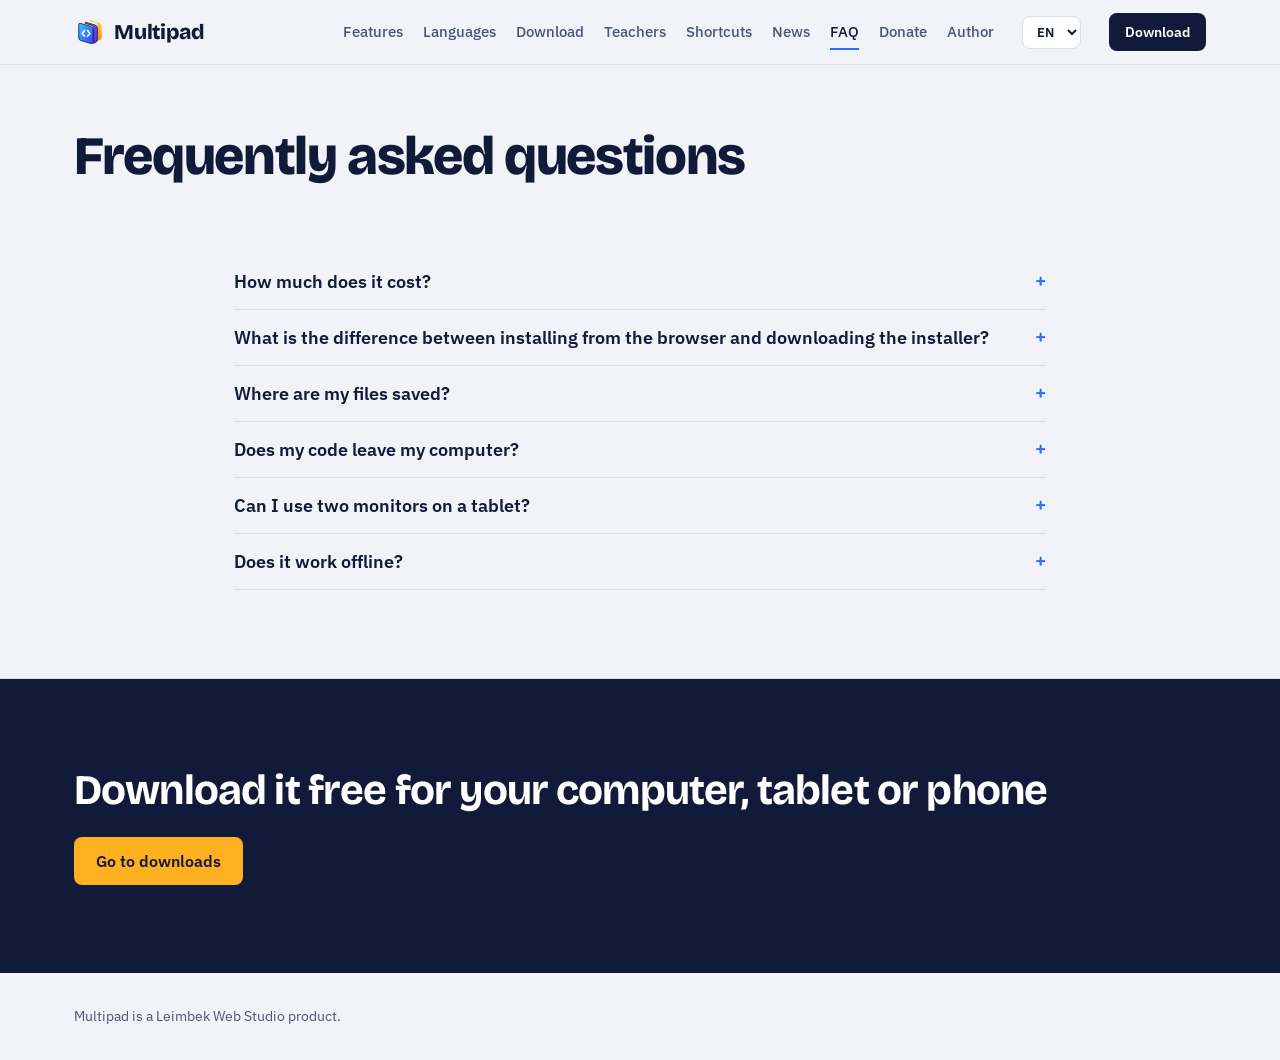
<file: preguntas.html>
<!DOCTYPE html>
<html lang="es">
<head>
<meta charset="utf-8">
<meta name="viewport" content="width=device-width, initial-scale=1">
<title>Preguntas frecuentes | Multipad</title>
<meta name="description" content="Respuestas sobre precio, archivos, privacidad e instalación de Multipad.">
<meta property="og:title" content="Preguntas frecuentes | Multipad">
<meta property="og:description" content="Respuestas sobre precio, archivos, privacidad e instalación de Multipad.">
<meta property="og:type" content="website">
<link rel="icon" href="favicon-32.png" sizes="32x32">
<link rel="icon" href="logo-mark.svg" type="image/svg+xml">
<link rel="apple-touch-icon" href="apple-touch-icon.png">
<link rel="preconnect" href="https://fonts.googleapis.com">
<link rel="preconnect" href="https://fonts.gstatic.com" crossorigin>
<link href="https://fonts.googleapis.com/css2?family=Bricolage+Grotesque:opsz,wght@12..96,500;12..96,700;12..96,800&family=IBM+Plex+Sans:wght@400;500;600&family=JetBrains+Mono:wght@400;500&display=swap" rel="stylesheet">
<link rel="stylesheet" href="css/site.css?v=7">
</head>
<body data-title-en="FAQ | Multipad" data-title-pt="Perguntas frequentes | Multipad" data-title-fr="Questions fréquentes | Multipad">
<a class="skip" href="#main" data-i18n="skip">Ir al contenido</a>
<header class="top">
  <div class="wrap">
    <a class="brand" href="index.html"><img src="logo-mark.svg" alt="" width="30" height="30">Multipad</a>
    <button class="menu-btn" id="menuBtn" type="button" aria-expanded="false" aria-controls="mainNav" data-i18n="menu">Menú</button>
    <nav class="nav" id="mainNav" aria-label="Principal">
      <a href="funciones.html" data-i18n="nav.features">Funciones</a>
      <a href="lenguajes.html" data-i18n="nav.langs">Lenguajes</a>
      <a href="descargar.html" data-i18n="nav.download">Descargar</a>
      <a href="docentes.html" data-i18n="nav.teachers">Docentes</a>
      <a href="atajos.html" data-i18n="nav.keys">Atajos</a>
      <a href="novedades.html" data-i18n="nav.news">Novedades</a>
      <a href="preguntas.html" data-i18n="nav.faq" aria-current="page">Preguntas</a>
      <a href="donar.html" data-i18n="nav.donate">Donar</a>
      <a href="autor.html" data-i18n="nav.author">Autor</a>
    </nav>
    <select class="lang" id="langBtn" aria-label="Idioma / Language">
      <option value="es">ES</option>
      <option value="en">EN</option>
      <option value="pt">PT</option>
      <option value="fr">FR</option>
    </select>
    <a class="btn btn-main" href="descargar.html" data-i18n="cta.download">Descargar</a>
  </div>
</header>
<main id="main">
<section class="page-head" style="border-top:0">
  <div class="wrap">
    <h1 data-i18n="faq.h1">Preguntas frecuentes</h1>
  </div>
</section>
<section class="page-body">
  <div class="wrap" style="max-width:860px">
    <details><summary data-i18n="q1">¿Cuánto cuesta?</summary><p data-i18n="a1">Nada. Multipad es gratis y no necesitas crear una cuenta.</p></details>
    <details><summary data-i18n="q2">¿Qué diferencia hay entre instalar desde el navegador y descargar el instalador?</summary><p data-i18n="a2">Es el mismo editor. Desde el navegador tarda un minuto, ocupa poco espacio y se actualiza solo. El instalador es un archivo que instalas como cualquier programa y no depende de que tengas Chrome o Edge.</p></details>
    <details><summary data-i18n="q3">¿Dónde se guardan mis archivos?</summary><p data-i18n="a3">Lo que escribes se guarda en el almacenamiento del navegador de ese dispositivo. Al guardar con Ctrl+S, Chrome y Edge de escritorio escriben directo en el archivo original; en Android, Firefox y iPhone se descarga una copia.</p></details>
    <details><summary data-i18n="q4">¿Mi código sale de mi computadora?</summary><p data-i18n="a4">Solo si ejecutas un lenguaje compilado (Java, C++, C# y otros), porque ese código se envía al servidor Judge0. HTML, CSS, JavaScript, Python y SQL corren dentro de tu dispositivo.</p></details>
    <details><summary data-i18n="q5">¿Puedo usar dos monitores en una tablet?</summary><p data-i18n="a5">Depende del sistema. En Android puedes usar pantalla dividida con dos ventanas de Chrome; en iPad, Split View de Safari con dos pestañas de Multipad.</p></details>
    <details><summary data-i18n="q6">¿Funciona sin internet?</summary><p data-i18n="a6">Sí, una vez instalado. Python y SQL necesitan internet la primera vez que los usas, y los lenguajes compilados siempre, porque corren en Judge0.</p></details>
  </div>
</section>
<section class="cta-band">
  <div class="wrap">
    <h2 data-i18n="band.title">Descárgalo gratis para tu computadora, tablet o celular</h2>
    <a class="btn btn-main" href="descargar.html" data-i18n="band.btn">Ir a descargas</a>
  </div>
</section>
</main>
<footer>
  <div class="wrap">
    <span data-i18n="foot">Multipad es un producto de Leimbek Web Studio.</span>
    <span><a href="#" id="repoLink" hidden data-i18n="code">Código en GitHub</a></span>
  </div>
</footer>
<script src="js/site.js?v=13"></script>
</body>
</html>
</file>
<file: css/site.css>
:root{
  --ink:#121a3a; --ink-2:#4a5476; --paper:#f1f3f9; --white:#ffffff;
  --blue:#2f6bff; --violet:#6a3cf5; --amber:#ffb020; --line:#d8deec;
  --editor:#0d1430; --editor-line:#1f2a52; --editor-text:#dbe3f4;
  --radius-win:14px; --radius-ctl:8px;
  --display:"Bricolage Grotesque",system-ui,sans-serif;
  --body:"IBM Plex Sans",system-ui,sans-serif;
  --mono:"JetBrains Mono",ui-monospace,monospace;
}
*{box-sizing:border-box}
html{scroll-behavior:smooth}
@media (prefers-reduced-motion:reduce){html{scroll-behavior:auto}*{transition:none!important;animation:none!important}}
body{margin:0;background:var(--paper);color:var(--ink);font:400 17px/1.6 var(--body)}
a{color:var(--blue)}
:focus-visible{outline:3px solid var(--amber);outline-offset:2px;border-radius:4px}
.wrap{max-width:1180px;margin:0 auto;padding:0 24px}
.skip{position:absolute;left:-999px}.skip:focus{left:16px;top:12px;background:var(--white);padding:8px 12px;z-index:10}

/* header */
.top{position:sticky;top:0;z-index:5;background:rgba(241,243,249,.92);backdrop-filter:blur(8px);border-bottom:1px solid var(--line)}
.top .wrap{display:flex;align-items:center;gap:28px;height:64px}
.brand{display:flex;align-items:center;gap:10px;text-decoration:none;color:var(--ink);font:800 21px/1 var(--display);letter-spacing:-.01em}
.brand img{width:30px;height:30px}
.nav{display:flex;gap:20px;margin-left:auto}
.nav a{color:var(--ink-2);text-decoration:none;font-weight:500;font-size:15px}
.nav a:hover{color:var(--ink)}
.lang{border:1px solid var(--line);background:var(--white);color:var(--ink);border-radius:var(--radius-ctl);padding:6px 10px;font:600 13px var(--body);cursor:pointer}
.btn{display:inline-flex;align-items:center;gap:8px;border-radius:var(--radius-ctl);padding:12px 20px;font:600 16px var(--body);text-decoration:none;border:2px solid transparent;cursor:pointer}
.btn-main{background:var(--ink);color:var(--white)}
.btn-main:hover{background:var(--blue)}
.btn-ghost{border-color:var(--ink);color:var(--ink);background:transparent}
.btn-ghost:hover{background:var(--white)}
.top .btn{padding:8px 14px;font-size:14px;white-space:nowrap}

/* hero */
.hero{padding:72px 0 88px}
.hero .wrap{display:grid;grid-template-columns:minmax(0,5fr) minmax(0,7fr);gap:56px;align-items:center}
h1{font:800 clamp(40px,5.2vw,64px)/1.02 var(--display);letter-spacing:-.025em;margin:0 0 22px}
.lede{font-size:19px;color:var(--ink-2);max-width:34em;margin:0 0 30px}
.ctas{display:flex;flex-wrap:wrap;gap:12px;margin-bottom:22px}
.fine{font-size:14px;color:var(--ink-2);margin:0}

/* window stack (echoes the three overlapping sheets of the logo) */
.stack{position:relative;padding:34px 0 0 34px}
.ghost-win{position:absolute;border-radius:var(--radius-win);height:70%}
.ghost-win.g1{top:0;left:0;right:68px;background:var(--amber)}
.ghost-win.g2{top:17px;left:17px;right:34px;background:var(--violet)}
.ghost-label{position:absolute;top:1px;right:14px;font:600 12px/15px var(--body);color:var(--ink)}
.g2 .ghost-label{color:var(--white)}
.win{position:relative;background:var(--editor);border-radius:var(--radius-win);overflow:hidden;box-shadow:0 30px 60px -30px rgba(18,26,58,.55);border:1px solid #26315e}
.titlebar{display:flex;align-items:center;gap:10px;padding:10px 14px;background:#141d40;color:#aab6d6;font:500 13px var(--body);border-bottom:1px solid var(--editor-line)}
.titlebar img{width:18px;height:18px}
.titlebar .wname{margin-left:auto;color:#dbe3f4}
.toolbar{display:flex;align-items:center;gap:10px;padding:8px 12px;border-bottom:1px solid var(--editor-line)}
.run{background:var(--blue);color:#fff;border:0;border-radius:6px;padding:6px 12px;font:600 13px var(--body);cursor:pointer}
.run:hover{background:#4a80ff}
.live{color:#aab6d6;font-size:13px;display:flex;gap:6px;align-items:center}
.toolbar .langtag{margin-left:auto;color:#8592b0;font:500 12px var(--mono)}
.panes{display:grid;grid-template-columns:1fr 6px 1fr;height:360px}
.pane{display:flex;flex-direction:column;min-width:0}
.tab{font:500 12px var(--mono);color:#dbe3f4;padding:7px 12px;background:#121b3c;border-bottom:1px solid var(--editor-line);display:flex;gap:6px;align-items:center}
.tab::before{content:"";width:7px;height:7px;border-radius:50%;background:var(--blue)}
.tab.prev::before{background:var(--amber)}
.divider{background:var(--editor-line);cursor:col-resize}
textarea.code{flex:1;resize:none;border:0;background:var(--editor);color:var(--editor-text);font:400 13px/1.65 var(--mono);padding:12px 14px;tab-size:2;white-space:pre;overflow:auto}
textarea.code:focus{outline:none;box-shadow:inset 0 0 0 2px var(--amber)}
iframe.preview{flex:1;border:0;background:#fff;width:100%}
.statusbar{display:flex;gap:16px;padding:6px 14px;font:400 12px var(--mono);color:#8592b0;border-top:1px solid var(--editor-line)}
.demo-note{font-size:14px;color:var(--ink-2);margin:14px 0 0 34px}

/* sections */
section{padding:88px 0;border-top:1px solid var(--line)}
h2{font:700 clamp(30px,3.4vw,42px)/1.1 var(--display);letter-spacing:-.02em;margin:0 0 14px}
.intro{color:var(--ink-2);max-width:40em;margin:0 0 44px;font-size:18px}
h3{font:700 21px/1.25 var(--display);margin:0 0 8px}

.features{display:grid;grid-template-columns:repeat(2,minmax(0,1fr));gap:44px 64px}
.feature{border-left:4px solid var(--blue);padding-left:20px}
.feature.v{border-color:var(--violet)}.feature.a{border-color:var(--amber)}
.feature p{margin:0;color:var(--ink-2)}

table{width:100%;border-collapse:collapse;background:var(--white);border-radius:12px;overflow:hidden;font-size:16px}
th,td{text-align:left;padding:13px 18px;border-bottom:1px solid var(--line);vertical-align:top}
th{font:600 14px var(--body);color:var(--ink-2);background:#e6eaf4}
tr:last-child td{border-bottom:0}
kbd{font:500 13px var(--mono);background:var(--paper);border:1px solid var(--line);border-bottom-width:2px;border-radius:5px;padding:1px 6px;white-space:nowrap}
.where{display:inline-block;font-size:13px;font-weight:600;padding:2px 9px;border-radius:999px}
.w-browser{background:#e3ebff;color:#1d47b8}.w-server{background:#efe8ff;color:#4b26b8}.w-edit{background:#fff1d6;color:#7a4b00}
.note{font-size:15px;color:var(--ink-2);margin:18px 0 0;max-width:46em}

.install{display:grid;grid-template-columns:repeat(3,minmax(0,1fr));gap:24px}
.platform{background:var(--white);border:1px solid var(--line);border-radius:12px;padding:24px}
.platform ol{margin:12px 0 0;padding-left:20px;color:var(--ink-2)}
.platform li{margin-bottom:8px}
.platform .who{font-size:14px;color:var(--ink-2);margin:0}

.two{display:grid;grid-template-columns:minmax(0,1fr) minmax(0,1fr);gap:56px;align-items:start}
.news{list-style:none;margin:0;padding:0}
.news li{padding:0 0 24px 20px;border-left:2px solid var(--line);position:relative}
.news li::before{content:"";position:absolute;left:-7px;top:6px;width:12px;height:12px;border-radius:50%;background:var(--blue)}
.news time{font-size:14px;color:var(--ink-2)}
.news p{margin:4px 0 0}

details{border-bottom:1px solid var(--line);padding:16px 0}
summary{cursor:pointer;font:600 18px var(--body);list-style:none;display:flex;justify-content:space-between;gap:16px}
summary::-webkit-details-marker{display:none}
summary::after{content:"+";font:500 22px/1 var(--display);color:var(--blue)}
details[open] summary::after{content:"−"}
details p{margin:10px 0 0;color:var(--ink-2)}

.cta-band{background:var(--ink);color:var(--white);border-top:0}
.cta-band .wrap{display:flex;flex-wrap:wrap;align-items:center;justify-content:space-between;gap:24px}
.cta-band h2{margin:0;color:var(--white)}
.cta-band .btn-main{background:var(--amber);color:var(--ink)}
.cta-band .btn-main:hover{background:#ffc552}

footer{padding:32px 0;font-size:14px;color:var(--ink-2)}
footer .wrap{display:flex;flex-wrap:wrap;gap:16px;justify-content:space-between}

@media (max-width:960px){
  .hero .wrap,.two{grid-template-columns:1fr}
  .install{grid-template-columns:1fr}
  .nav{display:none}
  .top .btn{margin-left:auto}
}
@media (max-width:640px){
  body{font-size:16px}
  .hero{padding:44px 0 56px}
  .features{grid-template-columns:1fr}
  .stack{padding:22px 0 0 22px}
  .ghost-win.g2{top:11px;left:11px}
  .panes{grid-template-columns:1fr;grid-template-rows:1fr 6px 1fr;height:460px}
  .demo-note{margin-left:22px}
  section{padding:60px 0}
  th,td{padding:10px 12px}
  .hide-sm,.ghost-label{display:none}
}

/* multi-page additions */
.nav a[aria-current="page"]{color:var(--ink);box-shadow:inset 0 -2px 0 var(--blue)}
.nav a{padding:6px 0}
.page-head{padding:64px 0 8px}
.page-head h1{font-size:clamp(36px,4.4vw,54px);margin-bottom:14px}
.page-head .lede{margin-bottom:0}
.page-body{padding:48px 0 88px;border-top:0}
.page-body + section{border-top:1px solid var(--line)}
.more{display:inline-block;margin-top:12px;font-weight:600;text-decoration:none}
.more:hover{text-decoration:underline}
.prose{max-width:46em}
.prose h2{font-size:28px;margin-top:48px}
.prose p,.prose li{color:var(--ink-2)}
.prose code{font:500 14px var(--mono);background:#e6eaf4;border-radius:4px;padding:1px 5px}

.os-banner{display:flex;flex-wrap:wrap;align-items:center;gap:20px;background:var(--white);border:1px solid var(--line);border-left:6px solid var(--blue);border-radius:12px;padding:24px 28px;margin-bottom:56px}
.os-banner p{margin:0;color:var(--ink-2)}
.os-banner strong{color:var(--ink);font:700 22px/1.2 var(--display);display:block;margin-bottom:4px}
.os-banner .btn{margin-left:auto}
.platform.is-you{border-color:var(--blue);box-shadow:0 0 0 2px var(--blue)}
.you{display:none;font-size:13px;font-weight:600;color:var(--blue);margin-left:6px}
.is-you .you{display:inline}
.dl-table td:last-child{text-align:right;white-space:nowrap}
.btn-sm{padding:8px 14px;font-size:14px}
.btn[aria-disabled="true"]{background:#e6eaf4;color:var(--ink-2);border-color:transparent;cursor:not-allowed;pointer-events:none}
.size{font-size:14px;color:var(--ink-2)}
@media (max-width:960px){.os-banner .btn{margin-left:0}}
@media (max-width:1100px){.nav{gap:14px}.nav a{font-size:14px}}
.menu-btn{display:none;border:1px solid var(--line);background:var(--white);color:var(--ink);border-radius:var(--radius-ctl);padding:6px 12px;font:600 14px var(--body);cursor:pointer}
@media (max-width:960px){
  .menu-btn{display:inline-block;margin-left:auto}
  .top .wrap{position:relative;gap:10px}
  .top .btn{margin-left:0}
  .nav{display:none;position:absolute;top:64px;left:0;right:0;flex-direction:column;gap:0;background:var(--white);border-bottom:1px solid var(--line);padding:8px 24px 16px;box-shadow:0 12px 24px -16px rgba(18,26,58,.35)}
  .nav.open{display:flex}
  .nav a{padding:12px 0;font-size:17px;border-bottom:1px solid var(--line)}
  .nav a:last-child{border-bottom:0}
  .nav a[aria-current="page"]{box-shadow:none;color:var(--blue)}
}
@media (max-width:420px){.brand{font-size:18px}.brand img{width:26px;height:26px}.top .btn{padding:8px 10px}}
.donate-list{display:flex;flex-wrap:wrap;gap:12px;margin-top:8px}
ul.plain{padding-left:20px;color:var(--ink-2)}
ul.plain li{margin-bottom:8px}
.prose ul{padding-left:20px}
.prose li{margin-bottom:6px}
@media (max-width:1080px){
  .menu-btn{display:inline-block;margin-left:auto}
  .top .wrap{position:relative;gap:10px}
  .top .btn{margin-left:0}
  .nav{display:none;position:absolute;top:64px;left:0;right:0;flex-direction:column;gap:0;background:var(--white);border-bottom:1px solid var(--line);padding:8px 24px 16px;box-shadow:0 12px 24px -16px rgba(18,26,58,.35)}
  .nav.open{display:flex}
  .nav a{padding:12px 0;font-size:17px;border-bottom:1px solid var(--line)}
  .nav a:last-child{border-bottom:0}
  .nav a[aria-current="page"]{box-shadow:none;color:var(--blue)}
}
.two h2{font-size:28px}
.amounts{display:grid;grid-template-columns:repeat(5,minmax(0,1fr));gap:12px;margin-top:8px;max-width:560px}
.amount{display:flex;align-items:baseline;justify-content:center;gap:4px;padding:16px 8px;border:2px solid var(--ink);border-radius:var(--radius-ctl);background:var(--white);color:var(--ink);text-decoration:none;font:700 24px/1 var(--display)}
.amount small{font:600 12px var(--body);color:var(--ink-2)}
.amount:hover{background:var(--ink);color:var(--white)}
.amount:hover small{color:#c9d1e8}
@media (max-width:520px){.amounts{grid-template-columns:repeat(3,minmax(0,1fr))}}
.tch-video{display:block;width:100%;max-width:1040px;aspect-ratio:16/9;border-radius:14px;background:#0f1529;box-shadow:0 18px 50px rgba(15,21,41,.18)}
ol.plain{padding-left:22px;color:var(--ink-2)}
ol.plain li{margin-bottom:10px}
</file>
